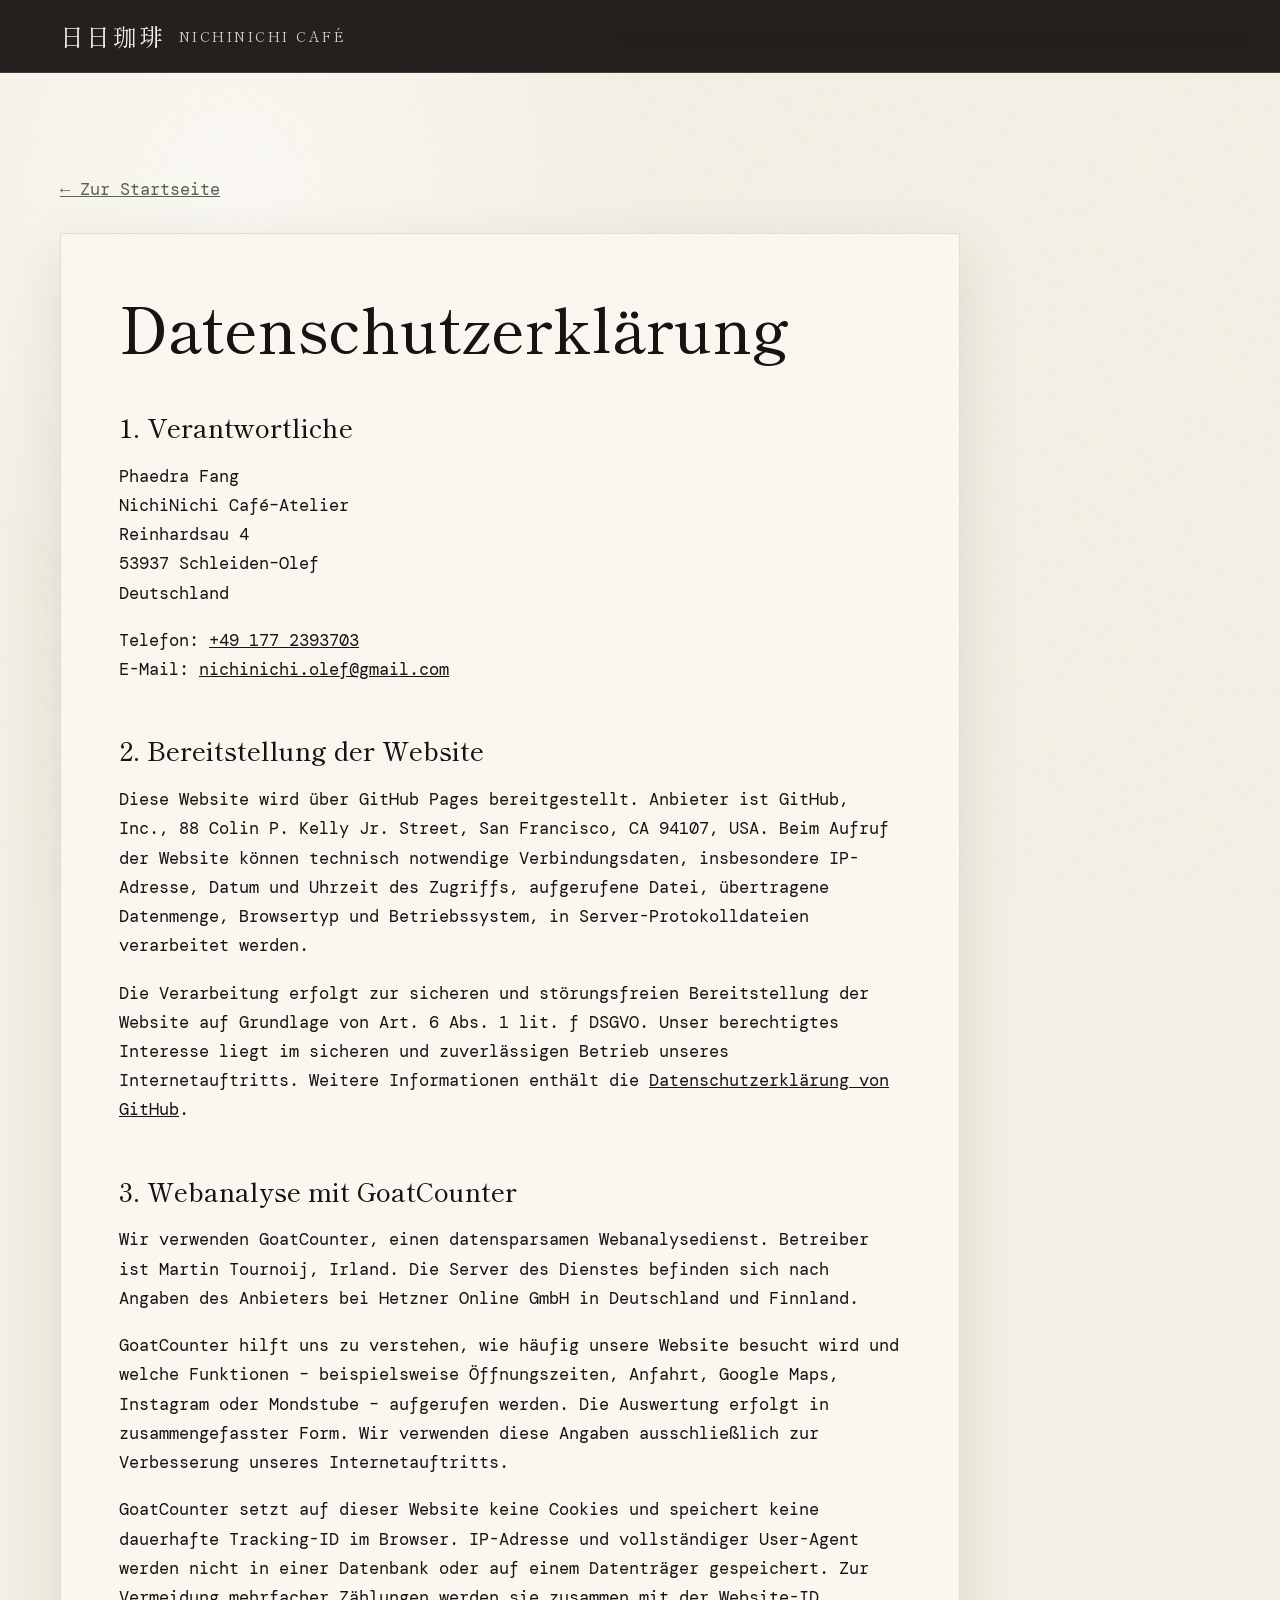
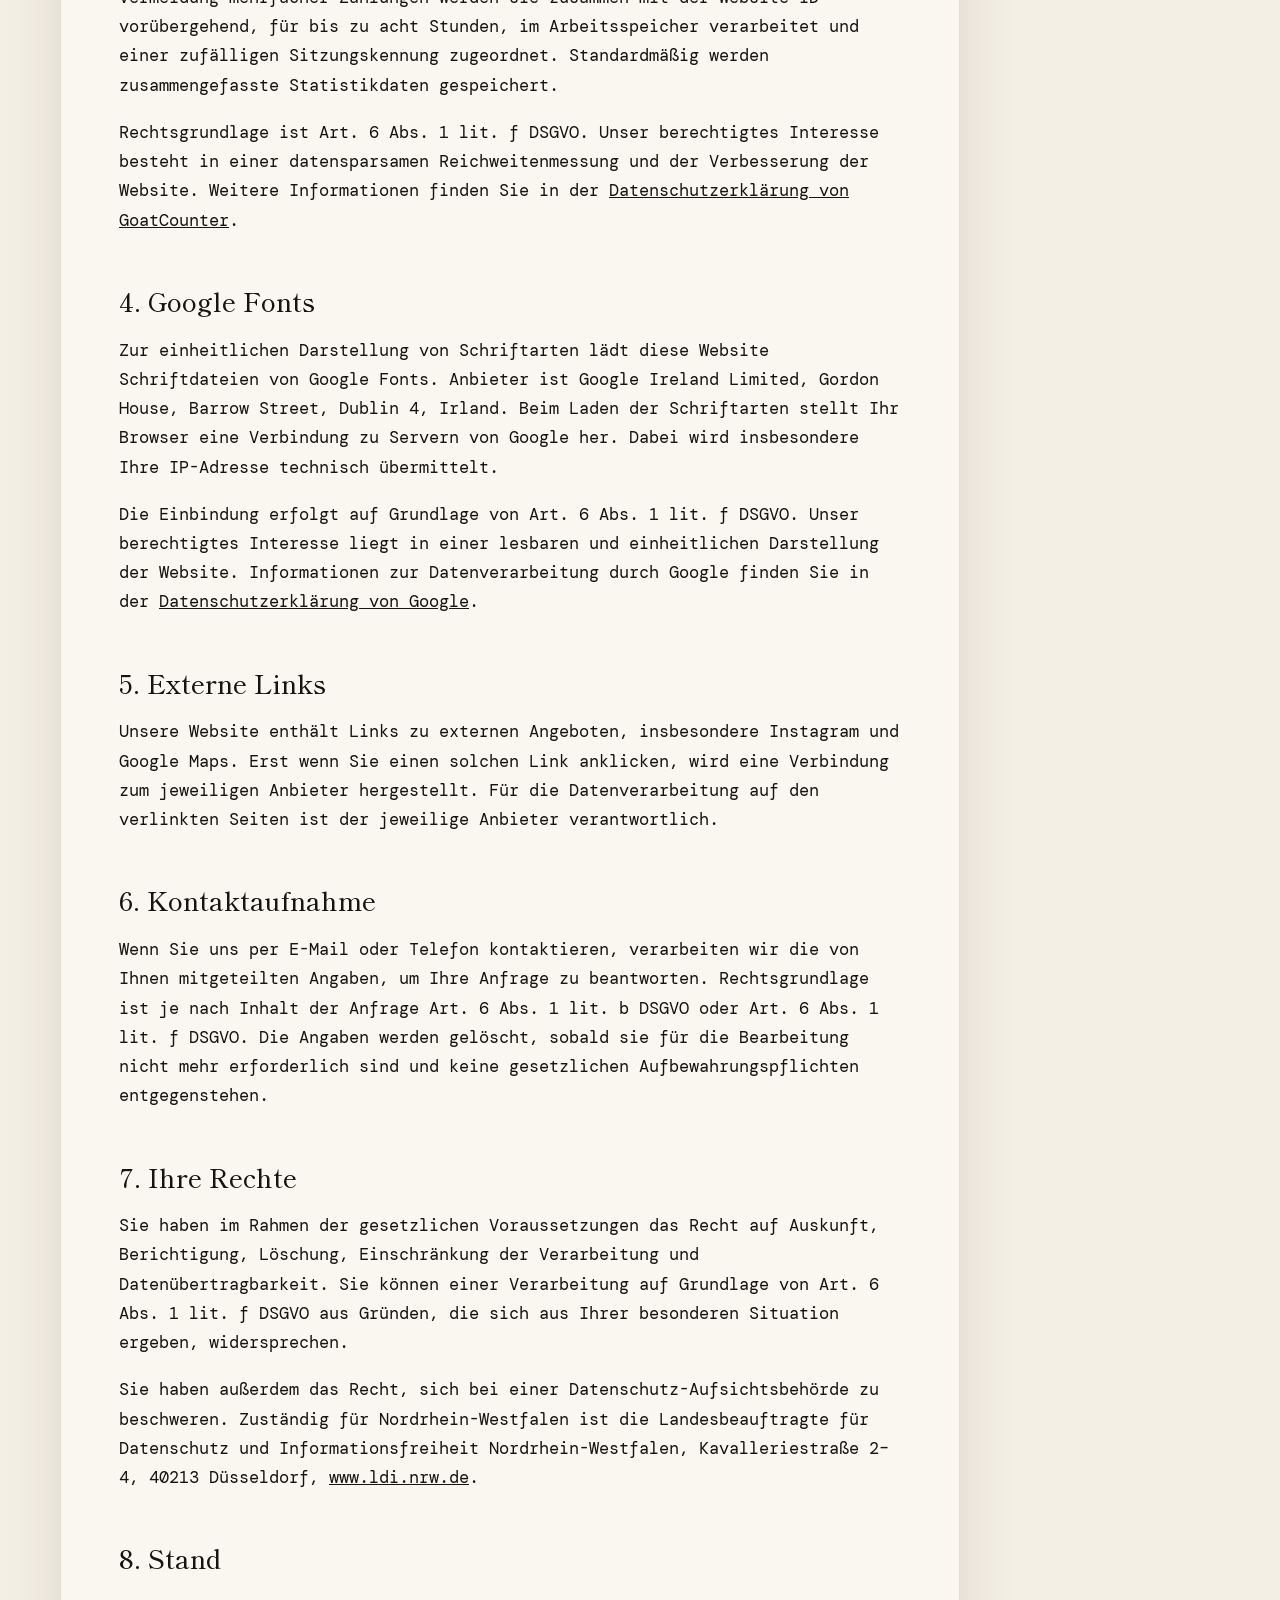
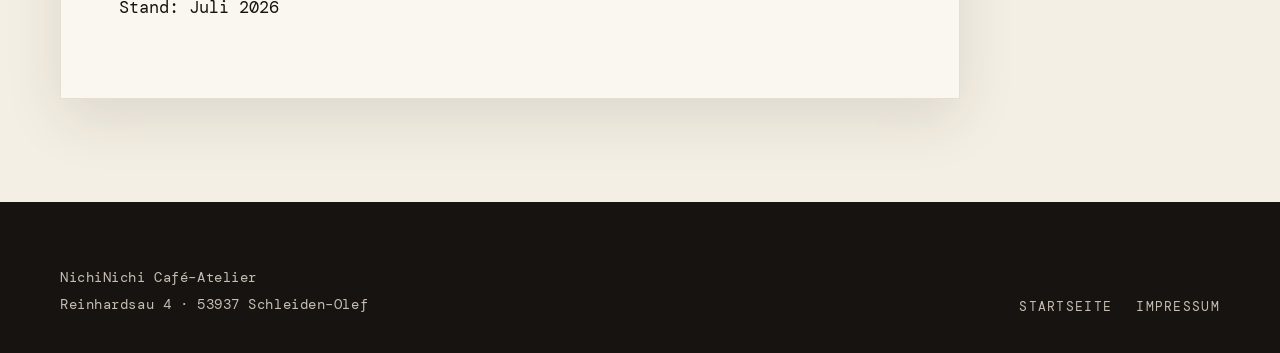
<file: datenschutz/index.html>
<!DOCTYPE html>
<html lang="de">
<head>
<meta charset="utf-8"/>
<meta content="width=device-width, initial-scale=1" name="viewport"/>
<title>Datenschutzerklärung · NichiNichi Café–Atelier</title>
<meta content="Datenschutzerklärung der Website des NichiNichi Café–Atelier." name="description"/>
<meta content="#738163" name="theme-color"/>
<link href="https://nichinichi-cafe.de/datenschutz/" rel="canonical"/>
<link href="https://fonts.googleapis.com" rel="preconnect"/>
<link crossorigin="" href="https://fonts.gstatic.com" rel="preconnect"/>
<link href="https://fonts.googleapis.com/css2?family=DM+Mono:wght@300;400;500&amp;family=Shippori+Mincho:wght@400;500;600&amp;display=swap" rel="stylesheet"/>
<link href="../assets/css/site.css?v=0.16" rel="stylesheet"/>
<style>
.legal-main{padding:clamp(56px,8vw,110px) 0}.legal-card{max-width:900px;padding:clamp(28px,5vw,58px);background:var(--cream);border:1px solid var(--paper-warm);box-shadow:var(--shadow)}.legal-card h1{margin:0 0 32px;font-family:"Shippori Mincho",serif;font-size:clamp(34px,6vw,62px);font-weight:500;line-height:1.12}.legal-card h2{margin:44px 0 12px;font-family:"Shippori Mincho",serif;font-size:26px;font-weight:500}.legal-card h3{margin:28px 0 8px;font-size:18px}.legal-card p,.legal-card ul{margin:0 0 18px}.legal-back{display:inline-block;margin-bottom:28px;color:var(--matcha-dark)}
</style>
</head>
<body>
<header class="site-header"><div class="site-header__inner shell"><a class="brand" href="../"><span aria-hidden="true" class="brand__kanji">日日珈琲</span><span class="brand__name">NichiNichi Café</span></a></div></header>
<main class="legal-main shell">
<a class="legal-back" href="../">← Zur Startseite</a>
<article class="legal-card">
<h1>Datenschutzerklärung</h1>

<h2>1. Verantwortliche</h2>
<p>Phaedra Fang<br/>NichiNichi Café–Atelier<br/>Reinhardsau 4<br/>53937 Schleiden–Olef<br/>Deutschland</p>
<p>Telefon: <a href="tel:+491772393703">+49 177 2393703</a><br/>E-Mail: <a href="mailto:nichinichi.olef@gmail.com">nichinichi.olef@gmail.com</a></p>

<h2>2. Bereitstellung der Website</h2>
<p>Diese Website wird über GitHub Pages bereitgestellt. Anbieter ist GitHub, Inc., 88 Colin P. Kelly Jr. Street, San Francisco, CA 94107, USA. Beim Aufruf der Website können technisch notwendige Verbindungsdaten, insbesondere IP-Adresse, Datum und Uhrzeit des Zugriffs, aufgerufene Datei, übertragene Datenmenge, Browsertyp und Betriebssystem, in Server-Protokolldateien verarbeitet werden.</p>
<p>Die Verarbeitung erfolgt zur sicheren und störungsfreien Bereitstellung der Website auf Grundlage von Art. 6 Abs. 1 lit. f DSGVO. Unser berechtigtes Interesse liegt im sicheren und zuverlässigen Betrieb unseres Internetauftritts. Weitere Informationen enthält die <a href="https://docs.github.com/de/site-policy/privacy-policies/github-general-privacy-statement" rel="noopener" target="_blank">Datenschutzerklärung von GitHub</a>.</p>

<h2>3. Webanalyse mit GoatCounter</h2>
<p>Wir verwenden GoatCounter, einen datensparsamen Webanalysedienst. Betreiber ist Martin Tournoij, Irland. Die Server des Dienstes befinden sich nach Angaben des Anbieters bei Hetzner Online GmbH in Deutschland und Finnland.</p>
<p>GoatCounter hilft uns zu verstehen, wie häufig unsere Website besucht wird und welche Funktionen – beispielsweise Öffnungszeiten, Anfahrt, Google Maps, Instagram oder Mondstube – aufgerufen werden. Die Auswertung erfolgt in zusammengefasster Form. Wir verwenden diese Angaben ausschließlich zur Verbesserung unseres Internetauftritts.</p>
<p>GoatCounter setzt auf dieser Website keine Cookies und speichert keine dauerhafte Tracking-ID im Browser. IP-Adresse und vollständiger User-Agent werden nicht in einer Datenbank oder auf einem Datenträger gespeichert. Zur Vermeidung mehrfacher Zählungen werden sie zusammen mit der Website-ID vorübergehend, für bis zu acht Stunden, im Arbeitsspeicher verarbeitet und einer zufälligen Sitzungskennung zugeordnet. Standardmäßig werden zusammengefasste Statistikdaten gespeichert.</p>
<p>Rechtsgrundlage ist Art. 6 Abs. 1 lit. f DSGVO. Unser berechtigtes Interesse besteht in einer datensparsamen Reichweitenmessung und der Verbesserung der Website. Weitere Informationen finden Sie in der <a href="https://www.goatcounter.com/help/privacy" rel="noopener" target="_blank">Datenschutzerklärung von GoatCounter</a>.</p>

<h2>4. Google Fonts</h2>
<p>Zur einheitlichen Darstellung von Schriftarten lädt diese Website Schriftdateien von Google Fonts. Anbieter ist Google Ireland Limited, Gordon House, Barrow Street, Dublin 4, Irland. Beim Laden der Schriftarten stellt Ihr Browser eine Verbindung zu Servern von Google her. Dabei wird insbesondere Ihre IP-Adresse technisch übermittelt.</p>
<p>Die Einbindung erfolgt auf Grundlage von Art. 6 Abs. 1 lit. f DSGVO. Unser berechtigtes Interesse liegt in einer lesbaren und einheitlichen Darstellung der Website. Informationen zur Datenverarbeitung durch Google finden Sie in der <a href="https://policies.google.com/privacy?hl=de" rel="noopener" target="_blank">Datenschutzerklärung von Google</a>.</p>

<h2>5. Externe Links</h2>
<p>Unsere Website enthält Links zu externen Angeboten, insbesondere Instagram und Google Maps. Erst wenn Sie einen solchen Link anklicken, wird eine Verbindung zum jeweiligen Anbieter hergestellt. Für die Datenverarbeitung auf den verlinkten Seiten ist der jeweilige Anbieter verantwortlich.</p>

<h2>6. Kontaktaufnahme</h2>
<p>Wenn Sie uns per E-Mail oder Telefon kontaktieren, verarbeiten wir die von Ihnen mitgeteilten Angaben, um Ihre Anfrage zu beantworten. Rechtsgrundlage ist je nach Inhalt der Anfrage Art. 6 Abs. 1 lit. b DSGVO oder Art. 6 Abs. 1 lit. f DSGVO. Die Angaben werden gelöscht, sobald sie für die Bearbeitung nicht mehr erforderlich sind und keine gesetzlichen Aufbewahrungspflichten entgegenstehen.</p>

<h2>7. Ihre Rechte</h2>
<p>Sie haben im Rahmen der gesetzlichen Voraussetzungen das Recht auf Auskunft, Berichtigung, Löschung, Einschränkung der Verarbeitung und Datenübertragbarkeit. Sie können einer Verarbeitung auf Grundlage von Art. 6 Abs. 1 lit. f DSGVO aus Gründen, die sich aus Ihrer besonderen Situation ergeben, widersprechen.</p>
<p>Sie haben außerdem das Recht, sich bei einer Datenschutz-Aufsichtsbehörde zu beschweren. Zuständig für Nordrhein-Westfalen ist die Landesbeauftragte für Datenschutz und Informationsfreiheit Nordrhein-Westfalen, Kavalleriestraße 2–4, 40213 Düsseldorf, <a href="https://www.ldi.nrw.de/" rel="noopener" target="_blank">www.ldi.nrw.de</a>.</p>

<h2>8. Stand</h2>
<p>Stand: Juli 2026</p>
</article>
</main>
<footer class="site-footer"><div class="shell site-footer__grid"><div><p>NichiNichi Café–Atelier</p><p>Reinhardsau 4 · 53937 Schleiden–Olef</p></div><div class="site-footer__links"><a href="../">Startseite</a><a href="../impressum/">Impressum</a></div></div></footer>
</body>
</html>
</file>
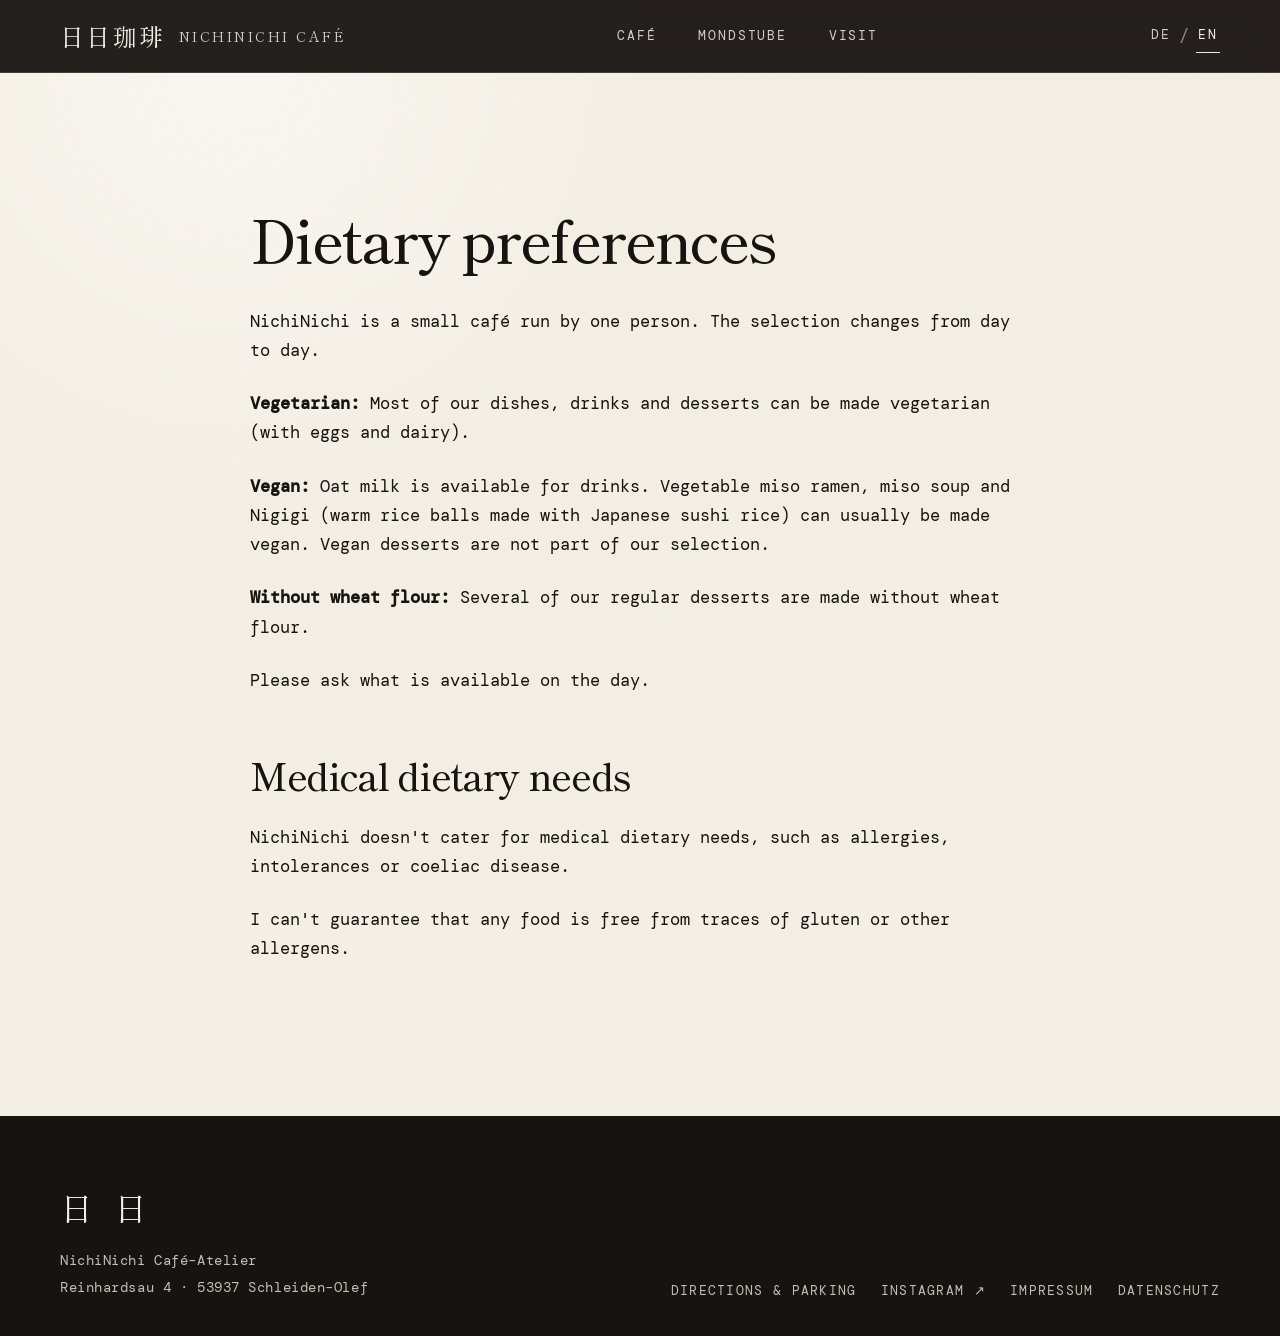
<file: ernaehrung/index.html>
<!DOCTYPE html>
<html lang="de">
<head>
<meta charset="utf-8"/>
<meta content="width=device-width, initial-scale=1" name="viewport"/>
<title>Ernährungswünsche / Dietary preferences · NichiNichi Café–Atelier</title>
<meta content="Ernährungswünsche / Dietary preferences · NichiNichi Café–Atelier" name="description"/>
<meta content="#738163" name="theme-color"/>
<link href="https://nichinichi-cafe.de/ernaehrung/" rel="canonical"/>
<meta content="website" property="og:type"/>
<meta content="https://nichinichi-cafe.de/ernaehrung/" property="og:url"/>
<meta content="Ernährungswünsche / Dietary preferences · NichiNichi Café–Atelier" property="og:title"/>
<link href="https://fonts.googleapis.com" rel="preconnect"/>
<link crossorigin="" href="https://fonts.gstatic.com" rel="preconnect"/>
<link href="https://fonts.googleapis.com/css2?family=DM+Mono:wght@300;400;500&amp;family=Shippori+Mincho:wght@400;500;600&amp;display=swap" rel="stylesheet"/>
<script>(function(){var u=navigator.userAgent||'';if(/Instagram|FBAN|FBAV|FB_IAB/i.test(u)){document.documentElement.classList.add('meta-inapp');}})();</script>
<link href="../assets/css/site.css?v=0.19" rel="stylesheet"/>
<script defer src="../assets/js/analytics.js?v=gc010"></script>
<script defer src="../assets/js/site.js?v=ow058"></script>
<script defer data-goatcounter="https://nichinichi-cafe.goatcounter.com/count" data-goatcounter-settings='{"no_onload":true}' src="https://gc.zgo.at/count.js"></script>
</head>
<body>
<a class="skip-link" href="#main"><span data-lang="de">Zum Inhalt</span><span data-lang="en" hidden>Skip to content</span></a>
<header class="site-header">
<div class="site-header__inner shell">
<a aria-label="NichiNichi Startseite" class="brand" data-aria-label-de="NichiNichi Startseite" data-aria-label-en="NichiNichi home" href="../">
<span aria-hidden="true" class="brand__kanji">日日珈琲</span>
<span class="brand__name">NichiNichi Café</span>
</a>
<nav aria-label="Hauptnavigation" class="site-nav" data-aria-label-de="Hauptnavigation" data-aria-label-en="Main navigation">
<a data-lang="de" href="../#cafe">Café</a>
<a data-lang="en" hidden="" href="../#cafe">Café</a>
<a href="../#mondstube">Mondstube</a>
<a data-lang="de" href="../#besuch">Besuch</a>
<a data-lang="en" hidden="" href="../#besuch">Visit</a>
</nav>
<div aria-label="Sprache wählen" class="language-switch" data-aria-label-de="Sprache wählen" data-aria-label-en="Choose language">
<button aria-pressed="true" class="language-button is-active" data-language="de" type="button">DE</button>
<span aria-hidden="true">/</span>
<button aria-pressed="false" class="language-button" data-language="en" type="button">EN</button>
</div>
</div>
</header>
<main class="section shell dietary-page" id="main">
<section aria-labelledby="dietary-heading">
<h1 id="dietary-heading"><span data-lang="de">Ernährungswünsche</span><span data-lang="en" hidden>Dietary preferences</span></h1>
<p><span data-lang="de">NichiNichi ist ein kleines Ein-Personen-Café. Das Angebot wechselt täglich.</span><span data-lang="en" hidden>NichiNichi is a small café run by one person. The selection changes from day to day.</span></p>
<p><span data-lang="de"><strong>Vegetarisch:</strong> Die meisten Gerichte, Getränke und Desserts können ovo-lacto-vegetarisch zubereitet werden.</span><span data-lang="en" hidden><strong>Vegetarian:</strong> Most of our dishes, drinks and desserts can be made vegetarian (with eggs and dairy).</span></p>
<p><span data-lang="de"><strong>Vegan:</strong> Hafermilch ist für Getränke verfügbar. Gemüse-Miso-Ramen, Miso-Suppe und Nigigi (warme Reisbällchen aus japanischem Sushireis) können meist vegan zubereitet werden. Vegane Desserts gehören nicht zu unserem Angebot.</span><span data-lang="en" hidden><strong>Vegan:</strong> Oat milk is available for drinks. Vegetable miso ramen, miso soup and Nigigi (warm rice balls made with Japanese sushi rice) can usually be made vegan. Vegan desserts are not part of our selection.</span></p>
<p><span data-lang="de"><strong>Ohne Weizenmehl:</strong> Einige unserer regulären Desserts werden ohne Weizenmehl zubereitet.</span><span data-lang="en" hidden><strong>Without wheat flour:</strong> Several of our regular desserts are made without wheat flour.</span></p>
<p><span data-lang="de">Frag gerne nach dem aktuellen Angebot.</span><span data-lang="en" hidden>Please ask what is available on the day.</span></p>
</section>
<section aria-labelledby="medical-heading">
<h2 id="medical-heading"><span data-lang="de">Medizinisch bedingte Ernährungsbedürfnisse</span><span data-lang="en" hidden>Medical dietary needs</span></h2>
<p><span data-lang="de">NichiNichi kann keine medizinisch bedingten Ernährungsbedürfnisse berücksichtigen, zum Beispiel Allergien, Unverträglichkeiten oder Zöliakie.</span><span data-lang="en" hidden>NichiNichi doesn't cater for medical dietary needs, such as allergies, intolerances or coeliac disease.</span></p>
<p><span data-lang="de">Ich kann nicht garantieren, dass Speisen frei von Spuren von Gluten oder anderen Allergenen sind.</span><span data-lang="en" hidden>I can't guarantee that any food is free from traces of gluten or other allergens.</span></p>
</section>
</main>
<footer class="site-footer">
<div class="shell site-footer__grid">
<div>
<p aria-hidden="true" class="site-footer__kanji">日 日</p>
<p>NichiNichi Café–Atelier</p>
<p>Reinhardsau 4 · 53937 Schleiden–Olef</p>
</div>
<div class="site-footer__links">
<a data-event="click-anfahrt" data-goatcounter-click="directions_click" data-goatcounter-title="Directions &amp; Parking" href="https://nichinichi-cafe.de/anfahrt/">
<span data-lang="de">Anfahrt &amp; Parken</span>
<span data-lang="en" hidden="">Directions &amp; parking</span>
</a>
<a data-event="click-instagram" data-goatcounter-click="instagram_click" data-goatcounter-title="Instagram" href="https://www.instagram.com/nichinichi_cafe_olef/" rel="noopener" target="_blank">Instagram ↗</a>
<a href="https://nichinichi-cafe.de/impressum/">Impressum</a>
<a href="https://nichinichi-cafe.de/datenschutz/">Datenschutz</a>
</div>
</div>
</footer>
</body>
</html>
</file>
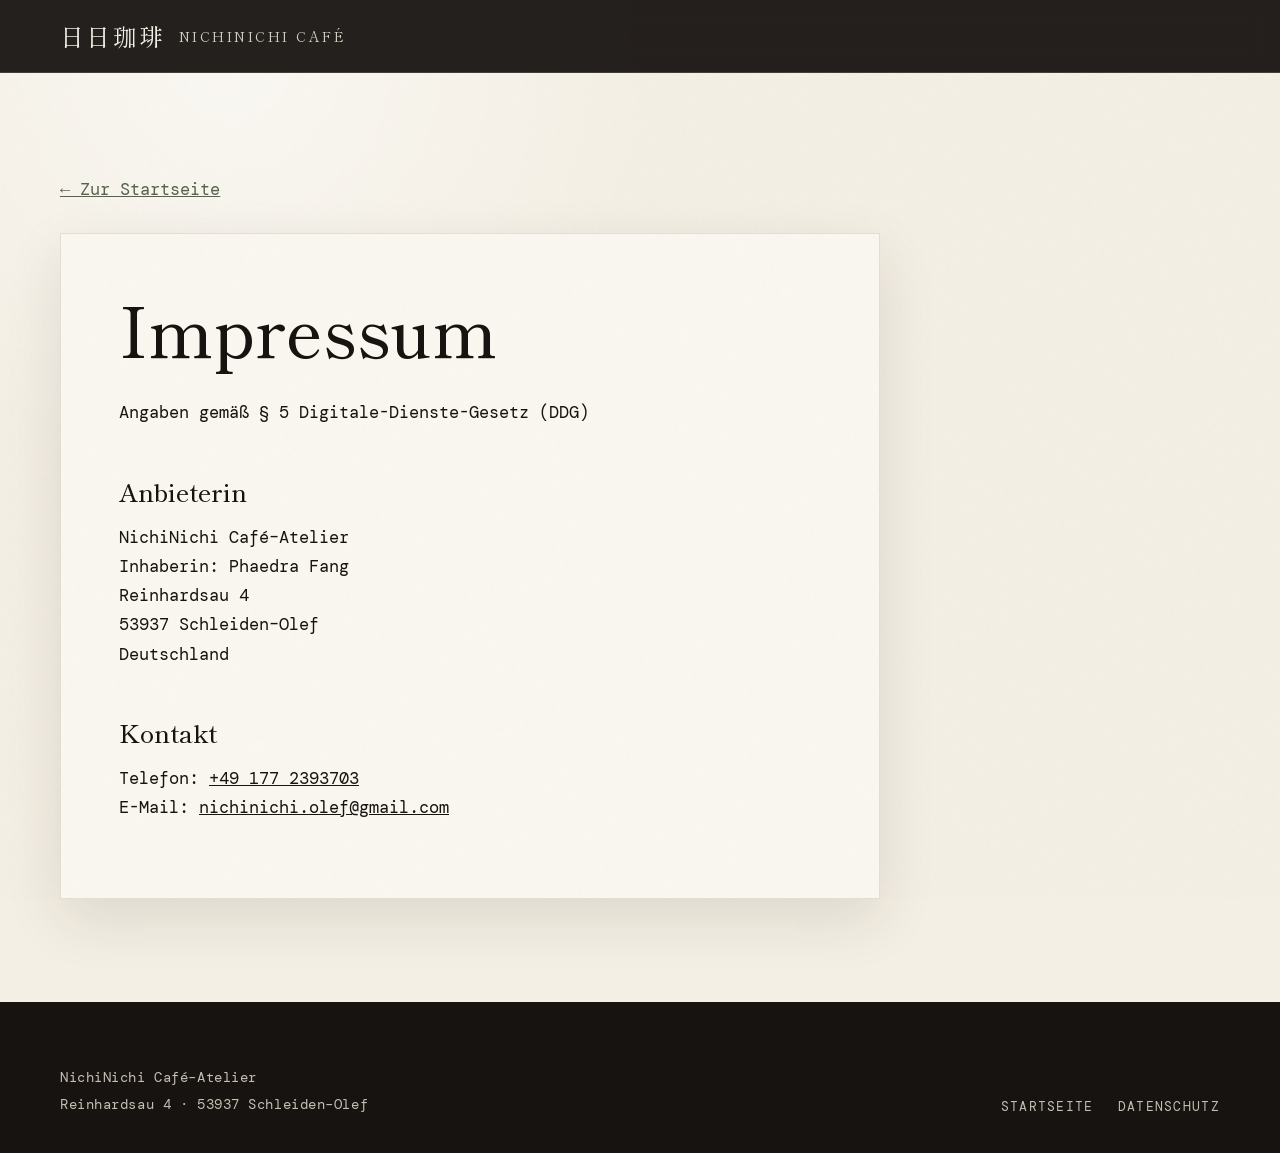
<file: impressum/index.html>
<!DOCTYPE html>
<html lang="de">
<head>
<meta charset="utf-8"/>
<meta content="width=device-width, initial-scale=1" name="viewport"/>
<title>Impressum · NichiNichi Café–Atelier</title>
<meta content="Impressum des NichiNichi Café–Atelier in Schleiden–Olef." name="description"/>
<meta content="#738163" name="theme-color"/>
<link href="https://nichinichi-cafe.de/impressum/" rel="canonical"/>
<link href="https://fonts.googleapis.com" rel="preconnect"/>
<link crossorigin="" href="https://fonts.gstatic.com" rel="preconnect"/>
<link href="https://fonts.googleapis.com/css2?family=DM+Mono:wght@300;400;500&amp;family=Shippori+Mincho:wght@400;500;600&amp;display=swap" rel="stylesheet"/>
<link href="../assets/css/site.css?v=0.16" rel="stylesheet"/>
<style>
.legal-main{padding:clamp(56px,8vw,110px) 0}.legal-card{max-width:820px;padding:clamp(28px,5vw,58px);background:var(--cream);border:1px solid var(--paper-warm);box-shadow:var(--shadow)}.legal-card h1{margin:0 0 32px;font-family:"Shippori Mincho",serif;font-size:clamp(38px,7vw,68px);font-weight:500;line-height:1.1}.legal-card h2{margin:42px 0 10px;font-family:"Shippori Mincho",serif;font-size:25px;font-weight:500}.legal-card p{margin:0 0 18px}.legal-back{display:inline-block;margin-bottom:28px;color:var(--matcha-dark)}
</style>
</head>
<body>
<header class="site-header"><div class="site-header__inner shell"><a class="brand" href="../"><span aria-hidden="true" class="brand__kanji">日日珈琲</span><span class="brand__name">NichiNichi Café</span></a></div></header>
<main class="legal-main shell">
<a class="legal-back" href="../">← Zur Startseite</a>
<article class="legal-card">
<h1>Impressum</h1>
<p>Angaben gemäß § 5 Digitale-Dienste-Gesetz (DDG)</p>
<h2>Anbieterin</h2>
<p>NichiNichi Café–Atelier<br/>Inhaberin: Phaedra Fang<br/>Reinhardsau 4<br/>53937 Schleiden–Olef<br/>Deutschland</p>
<h2>Kontakt</h2>
<p>Telefon: <a href="tel:+491772393703">+49 177 2393703</a><br/>E-Mail: <a href="mailto:nichinichi.olef@gmail.com">nichinichi.olef@gmail.com</a></p>
</article>
</main>
<footer class="site-footer"><div class="shell site-footer__grid"><div><p>NichiNichi Café–Atelier</p><p>Reinhardsau 4 · 53937 Schleiden–Olef</p></div><div class="site-footer__links"><a href="../">Startseite</a><a href="../datenschutz/">Datenschutz</a></div></div></footer>
</body>
</html>
</file>
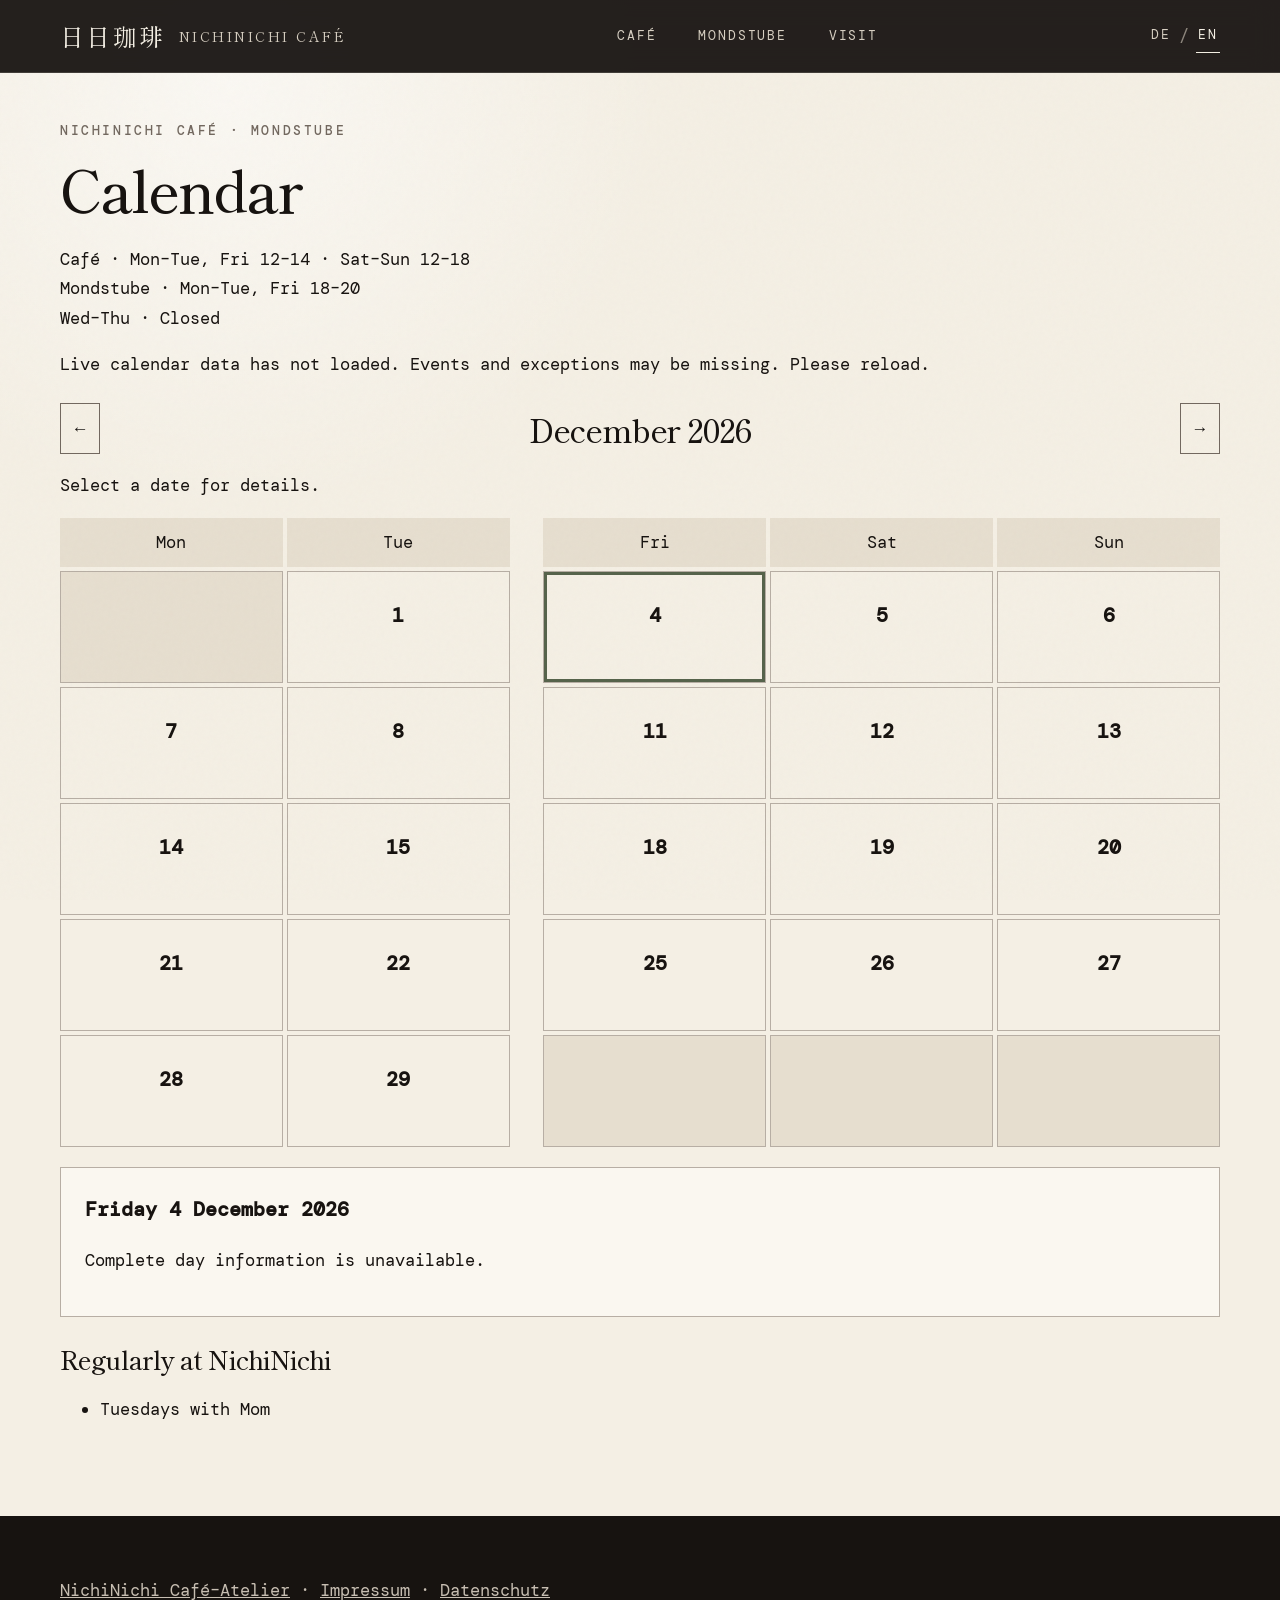
<file: kalender/index.html>
<!doctype html>
<html lang="de"><head><meta charset="utf-8"><meta name="viewport" content="width=device-width,initial-scale=1">
<link href="https://fonts.googleapis.com" rel="preconnect"/>
<link crossorigin="" href="https://fonts.gstatic.com" rel="preconnect"/>
<link href="https://fonts.googleapis.com/css2?family=DM+Mono:wght@300;400;500&amp;family=Libre+Baskerville:ital@0;1&amp;family=Shippori+Mincho:wght@400;500;600&amp;display=swap" rel="stylesheet"/>
<title>Kalender · NichiNichi Café</title><link rel="canonical" href="https://nichinichi-cafe.de/kalender/">
<link rel="stylesheet" href="/assets/css/site.css?v=task004-r042"><link rel="stylesheet" href="/assets/css/calendar.css?v=ow025">
<script defer src="/assets/js/site-data.js?v=ow058"></script><script defer src="/assets/js/calendar-data.js?v=ow058"></script>
<script defer src="../assets/js/analytics.js?v=gc010"></script>
<script defer src="../assets/js/site.js?v=ow058"></script>
<script defer data-goatcounter="https://nichinichi-cafe.goatcounter.com/count" data-goatcounter-settings='{"no_onload":true}' src="https://gc.zgo.at/count.js"></script><script defer src="/assets/js/calendar-export.js?v=ow060b"></script>
<script defer src="/assets/js/calendar.js?v=ow058"></script>
</head><body class="calendar-site"><a class="skip-link" href="#main"><span data-lang="de">Zum Inhalt</span><span data-lang="en" hidden>Skip to content</span></a><header class="site-header">
<div class="site-header__inner shell">
<a aria-label="NichiNichi Startseite" class="brand" data-aria-label-de="NichiNichi Startseite" data-aria-label-en="NichiNichi home" href="/">
<span aria-hidden="true" class="brand__kanji">日日珈琲</span>
<span class="brand__name">NichiNichi Café</span>
</a>
<nav aria-label="Hauptnavigation" class="site-nav" data-aria-label-de="Hauptnavigation" data-aria-label-en="Main navigation">
<a data-lang="de" href="/#cafe">Café</a>
<a data-lang="en" hidden="" href="/#cafe">Café</a>
<a href="/#mondstube">Mondstube</a>
<a data-lang="de" href="/#besuch">Besuch</a>
<a data-lang="en" hidden="" href="/#besuch">Visit</a>
</nav>
<div aria-label="Sprache wählen" class="language-switch" data-aria-label-de="Sprache wählen" data-aria-label-en="Choose language">
<button aria-pressed="true" class="language-button is-active" data-language="de" type="button">DE</button>
<span aria-hidden="true">/</span>
<button aria-pressed="false" class="language-button" data-language="en" type="button">EN</button>
</div>
</div>
</header>
<main class="shell calendar-page" id="main">
<p class="section-kicker">NichiNichi Café · Mondstube</p>
<h1><span data-lang="de">Kalender</span><span data-lang="en" hidden>Calendar</span></h1>
<div class="calendar-hours" id="calendar-hours"></div>
<p class="calendar-message" id="calendar-message" role="status"></p>
<div class="calendar-toolbar"><button id="calendar-prev" type="button" aria-label="Vorheriger Monat" data-aria-label-de="Vorheriger Monat" data-aria-label-en="Previous month">←</button><h2 id="calendar-month" aria-live="polite"></h2><button id="calendar-next" type="button" aria-label="Nächster Monat" data-aria-label-de="Nächster Monat" data-aria-label-en="Next month">→</button></div>
<p><span data-lang="de">Für Details ein Datum auswählen.</span><span data-lang="en" hidden>Select a date for details.</span></p>
<div class="calendar-grid" id="calendar-grid" role="group" aria-label="Kalender" data-aria-label-de="Kalender" data-aria-label-en="Calendar"></div>
<div class="calendar-special-openings" id="calendar-special-openings"></div>
<section class="calendar-detail" id="calendar-detail" aria-live="polite"></section>
<section class="calendar-weekly"><h2><span data-lang="de">Regelmäßig bei NichiNichi</span><span data-lang="en" hidden>Regularly at NichiNichi</span></h2><ul id="calendar-weekly"></ul></section>
<section id="calendar-export-tools" hidden>
<div class="calendar-export"><button id="export-ig" type="button" disabled><span data-lang="de">IG-Bild herunterladen</span><span data-lang="en" hidden>Download IG image</span></button><button id="export-a4" type="button" disabled><span data-lang="de">A4-Bild herunterladen</span><span data-lang="en" hidden>Download A4 image</span></button></div>
<label for="calendar-caption"><span data-lang="de">Begleittext für Instagram</span><span data-lang="en" hidden>Instagram caption</span></label><textarea class="calendar-caption" id="calendar-caption" readonly></textarea>
</section>
</main><footer class="site-footer"><div class="shell"><a href="/">NichiNichi Café–Atelier</a> · <a href="/impressum/">Impressum</a> · <a href="/datenschutz/">Datenschutz</a></div></footer></body></html>
</file>
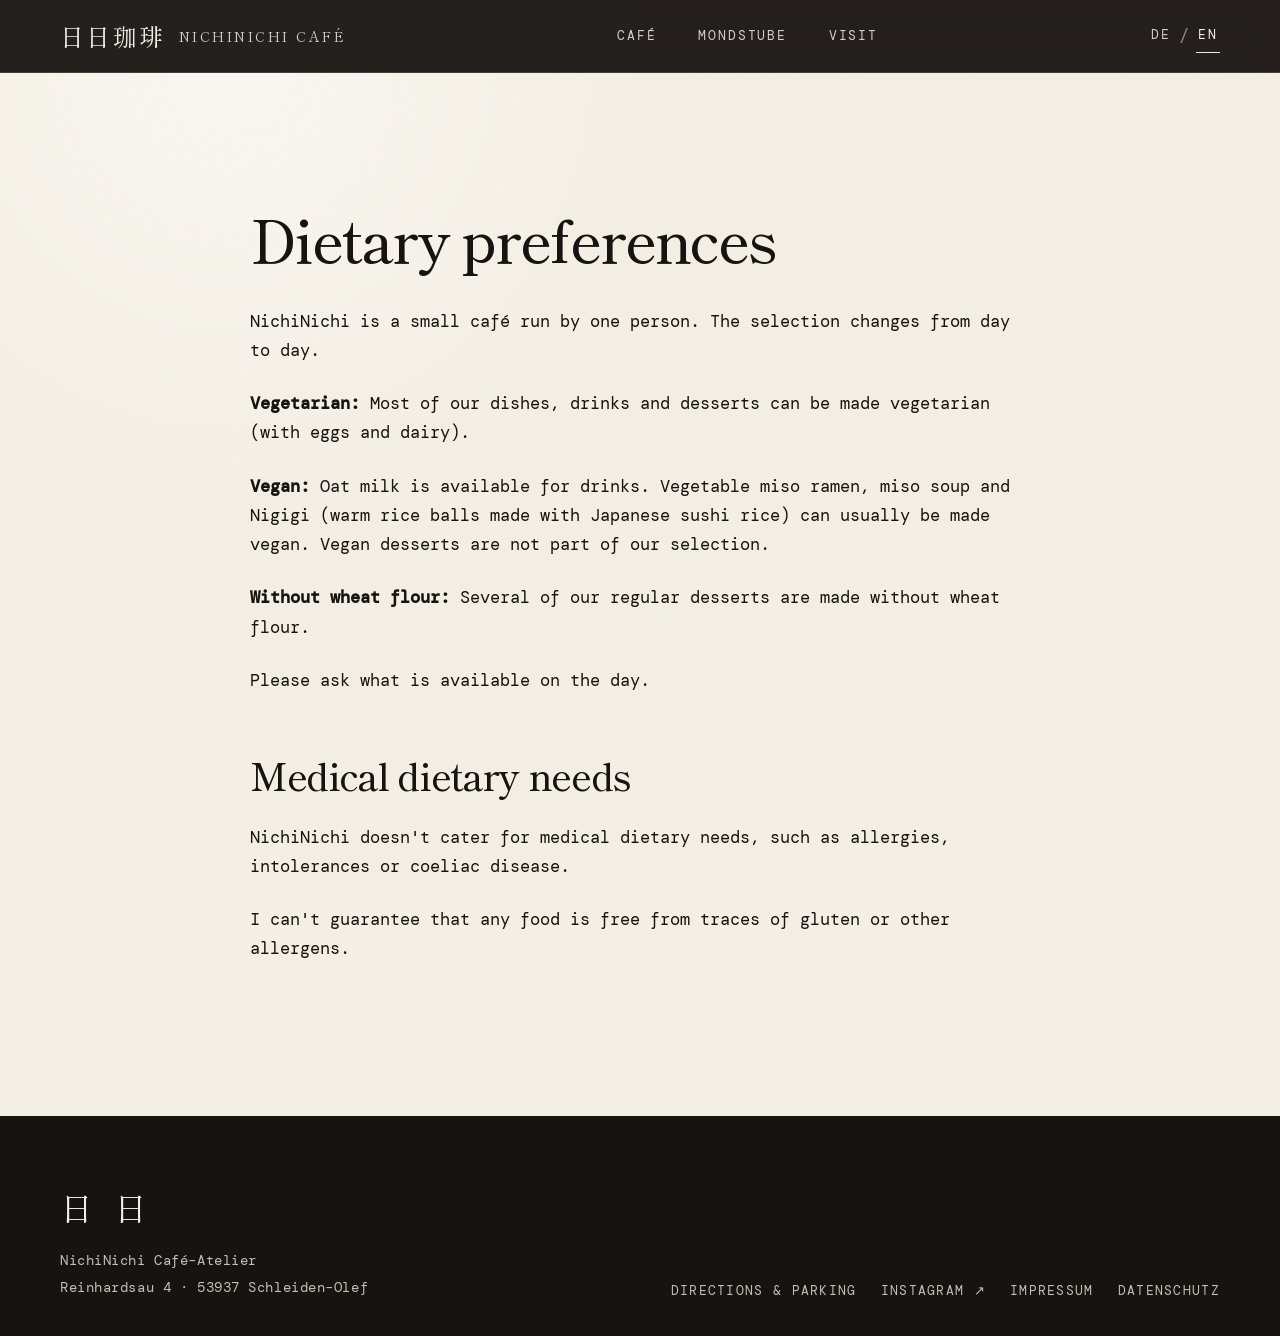
<file: en/ernaehrung/index.html>
<!doctype html>
<html lang="en">
<meta charset="utf-8">
<meta name="viewport" content="width=device-width, initial-scale=1">
<meta name="robots" content="noindex,follow">
<title>Continue to NichiNichi Café</title>
<link rel="canonical" href="/ernaehrung/">
<script>
// Compatibility entrance for existing GoatCounter English report links.
// No analytics here: only the destination page records the observation.
try { localStorage.setItem('nichinichi-language', 'en'); } catch (_) {}
location.replace('/ernaehrung/' + location.search + location.hash);
</script>
<p><a href="/ernaehrung/">Continue to NichiNichi Café</a>. Select EN if your browser cannot save the language preference.</p>
</html>
</file>
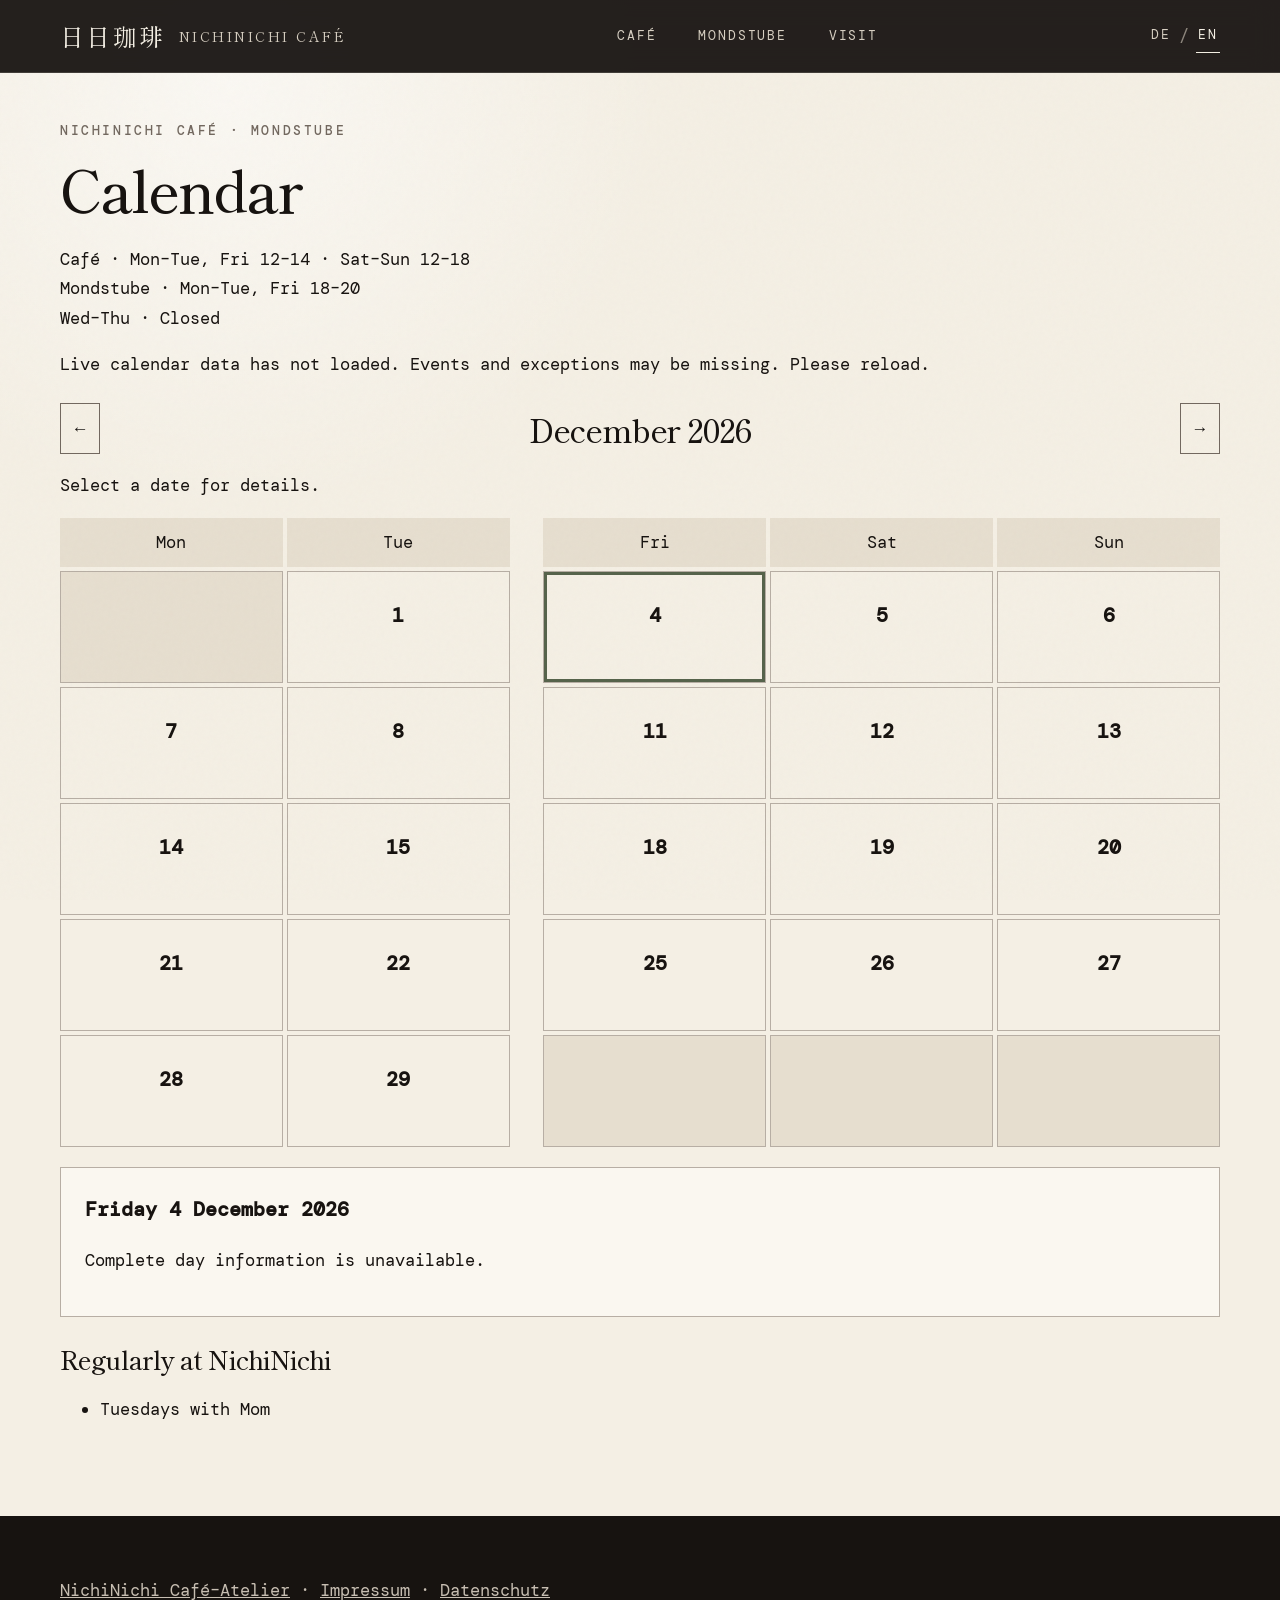
<file: en/kalender/index.html>
<!doctype html>
<html lang="en">
<meta charset="utf-8">
<meta name="viewport" content="width=device-width, initial-scale=1">
<meta name="robots" content="noindex,follow">
<title>Continue to NichiNichi Café</title>
<link rel="canonical" href="/kalender/">
<script>
// Compatibility entrance for existing GoatCounter English report links.
// No analytics here: only the destination page records the observation.
try { localStorage.setItem('nichinichi-language', 'en'); } catch (_) {}
location.replace('/kalender/' + location.search + location.hash);
</script>
<p><a href="/kalender/">Continue to NichiNichi Café</a>. Select EN if your browser cannot save the language preference.</p>
</html>
</file>
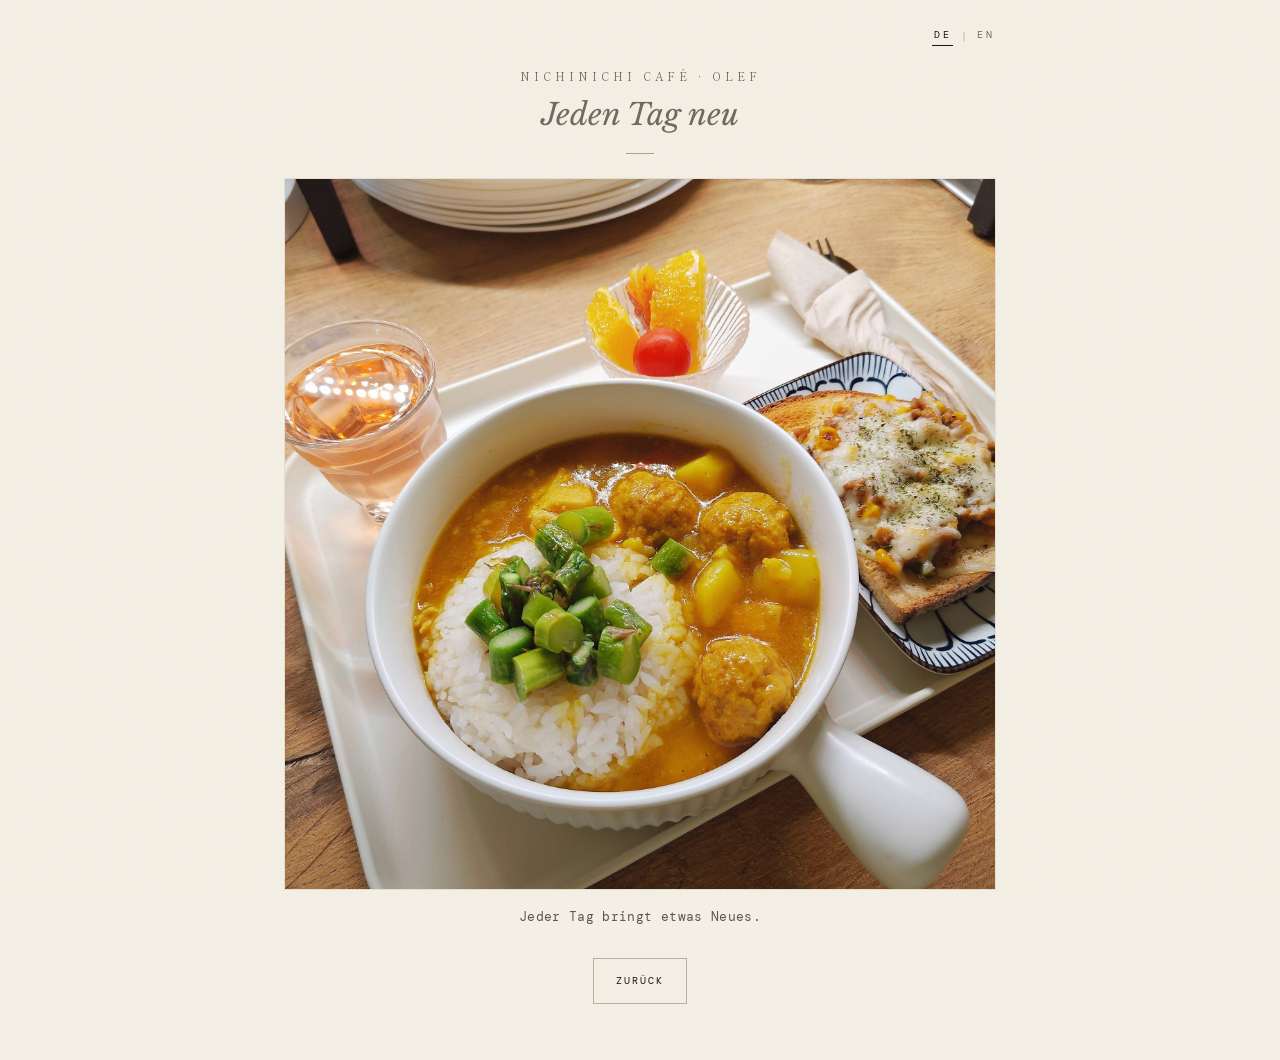
<file: jeden-tag-neu.html>
<!DOCTYPE html>
<html lang="de">
<head>
<meta charset="UTF-8">
<meta name="viewport" content="width=device-width, initial-scale=1.0">
<title>Jeden Tag neu · NichiNichi Café</title>
<link rel="canonical" href="https://nichinichi-cafe.de/jeden-tag-neu.html">
<link href="https://fonts.googleapis.com/css2?family=Shippori+Mincho:wght@400;500;600&family=DM+Mono:wght@300;400&family=Libre+Baskerville:ital@1&display=swap" rel="stylesheet">
<style>
  :root {
    --ink: #171310;
    --paper: #f4efe4;
    --paper-warm: #e6decf;
    --stone: #72685f;
    --matcha: #738163;
    --cream: #faf7f0;
  }
  * { box-sizing: border-box; margin: 0; padding: 0; }
  html, body {
    min-height: 100%;
    background: var(--paper);
    color: var(--ink);
    font-family: 'DM Mono', monospace;
  }
  body::before {
    content: '';
    position: fixed;
    inset: 0;
    background-image: url("data:image/svg+xml,%3Csvg viewBox='0 0 512 512' xmlns='http://www.w3.org/2000/svg'%3E%3Cfilter id='n'%3E%3CfeTurbulence type='fractalNoise' baseFrequency='0.75' numOctaves='4' stitchTiles='stitch'/%3E%3C/filter%3E%3Crect width='100%25' height='100%25' filter='url(%23n)' opacity='0.025'/%3E%3C/svg%3E");
    pointer-events: none;
    z-index: 999;
  }
  .main {
    max-width: 760px;
    margin: 0 auto;
    padding: 24px 24px 56px;
    text-align: center;
    position: relative;
  }
  .lang-switch {
    display: flex;
    justify-content: flex-end;
    align-items: center;
    gap: 8px;
    margin-bottom: 22px;
  }
  .lang-btn {
    background: transparent;
    border: none;
    color: var(--stone);
    cursor: pointer;
    font: inherit;
    font-size: 10px;
    letter-spacing: 2.5px;
    text-transform: uppercase;
    padding: 4px 2px;
    border-bottom: 1px solid transparent;
  }
  .lang-btn.active { color: var(--ink); border-bottom-color: var(--ink); }
  .lang-divider { color: #b7aea4; font-size: 10px; }

  .name {
    font-family: 'Shippori Mincho', serif;
    font-size: 11px;
    letter-spacing: 4px;
    text-transform: uppercase;
    color: var(--stone);
    margin-bottom: 8px;
  }
  .page-title {
    font-family: 'Libre Baskerville', Georgia, serif;
    font-style: italic;
    font-size: clamp(22px, 4.8vw, 30px);
    color: var(--stone);
    line-height: 1.55;
    margin-bottom: 14px;
  }
  .divider {
    width: 28px;
    height: 1px;
    background: #9daa8f;
    margin: 0 auto 24px;
  }
  .moment-photo {
    width: 100%;
    display: block;
    border: 1px solid var(--paper-warm);
    margin-bottom: 14px;
    background: var(--cream);
  }
  .text {
    max-width: 34rem;
    margin: 0 auto 28px;
    font-size: 13px;
    letter-spacing: 0.35px;
    line-height: 2;
    color: #5f564e;
  }
  .back-link {
    display: inline-flex;
    align-items: center;
    justify-content: center;
    padding: 13px 22px;
    min-height: 46px;
    font-family: 'DM Mono', monospace;
    font-size: 10px;
    letter-spacing: 2px;
    text-transform: uppercase;
    text-decoration: none;
    color: var(--ink);
    border: 1px solid #b7aea4;
    background: transparent;
  }
  .back-link:hover { border-color: var(--ink); }
  @media (max-width: 600px) {
    .main { padding: 18px 18px 40px; }
    .name { font-size: 10px; letter-spacing: 3.5px; }
    .page-title { font-size: clamp(20px, 6vw, 26px); margin-bottom: 12px; }
    .text { font-size: 14px; line-height: 1.9; }
    .back-link { width: 100%; font-size: 11px; }
  }
</style>
<link rel="stylesheet" href="assets/css/cupcake.css?v=cupcake-layout2">
<script defer src="assets/js/cupcake-metrics.js?v=cupcake-v1"></script>
<script defer src="assets/js/cupcake.js?v=cupcake-layout2" data-api="https://nichinichi-status.fangphaedra.workers.dev"></script>
</head>
<body>
<main class="main">
  <div class="lang-switch" aria-label="Sprache wählen">
    <button type="button" class="lang-btn active" data-lang-btn="de">DE</button>
    <span class="lang-divider">|</span>
    <button type="button" class="lang-btn" data-lang-btn="en">EN</button>
  </div>

  <p class="name">NichiNichi Café · Olef</p>
  <p class="page-title" data-de="Jeden Tag neu" data-en="Different every day">Jeden Tag neu</p>
  <div class="divider"></div>

  <img class="moment-photo" src="jeden_tag_neu.jpg" alt="Jeden Tag neu">

  <section class="text" data-de="Jeder Tag bringt etwas Neues." data-en="Each day brings something new.">
    Jeder Tag bringt etwas Neues.
  </section>

  <a href="index.html" class="back-link" data-de="Zurück" data-en="Back">Zurück</a>
</main>

<script>
  const htmlEl = document.documentElement;
  const buttons = document.querySelectorAll('[data-lang-btn]');
  const translatable = document.querySelectorAll('[data-de][data-en]');

  function setLanguage(lang) {
    htmlEl.lang = lang;
    translatable.forEach((el) => {
      const val = el.dataset[lang];
      if (typeof val !== 'undefined') el.innerHTML = val;
    });
    buttons.forEach((btn) => {
      btn.classList.toggle('active', btn.dataset.langBtn === lang);
    });
    const url = new URL(window.location.href);
    if (lang === 'en') url.searchParams.set('lang', 'en');
    else url.searchParams.delete('lang');
    history.replaceState({}, '', url);
  }

  buttons.forEach((btn) => btn.addEventListener('click', () => setLanguage(btn.dataset.langBtn)));
  const params = new URLSearchParams(window.location.search);
  setLanguage(params.get('lang') === 'en' ? 'en' : 'de');
</script>
</body>
</html>
</file>
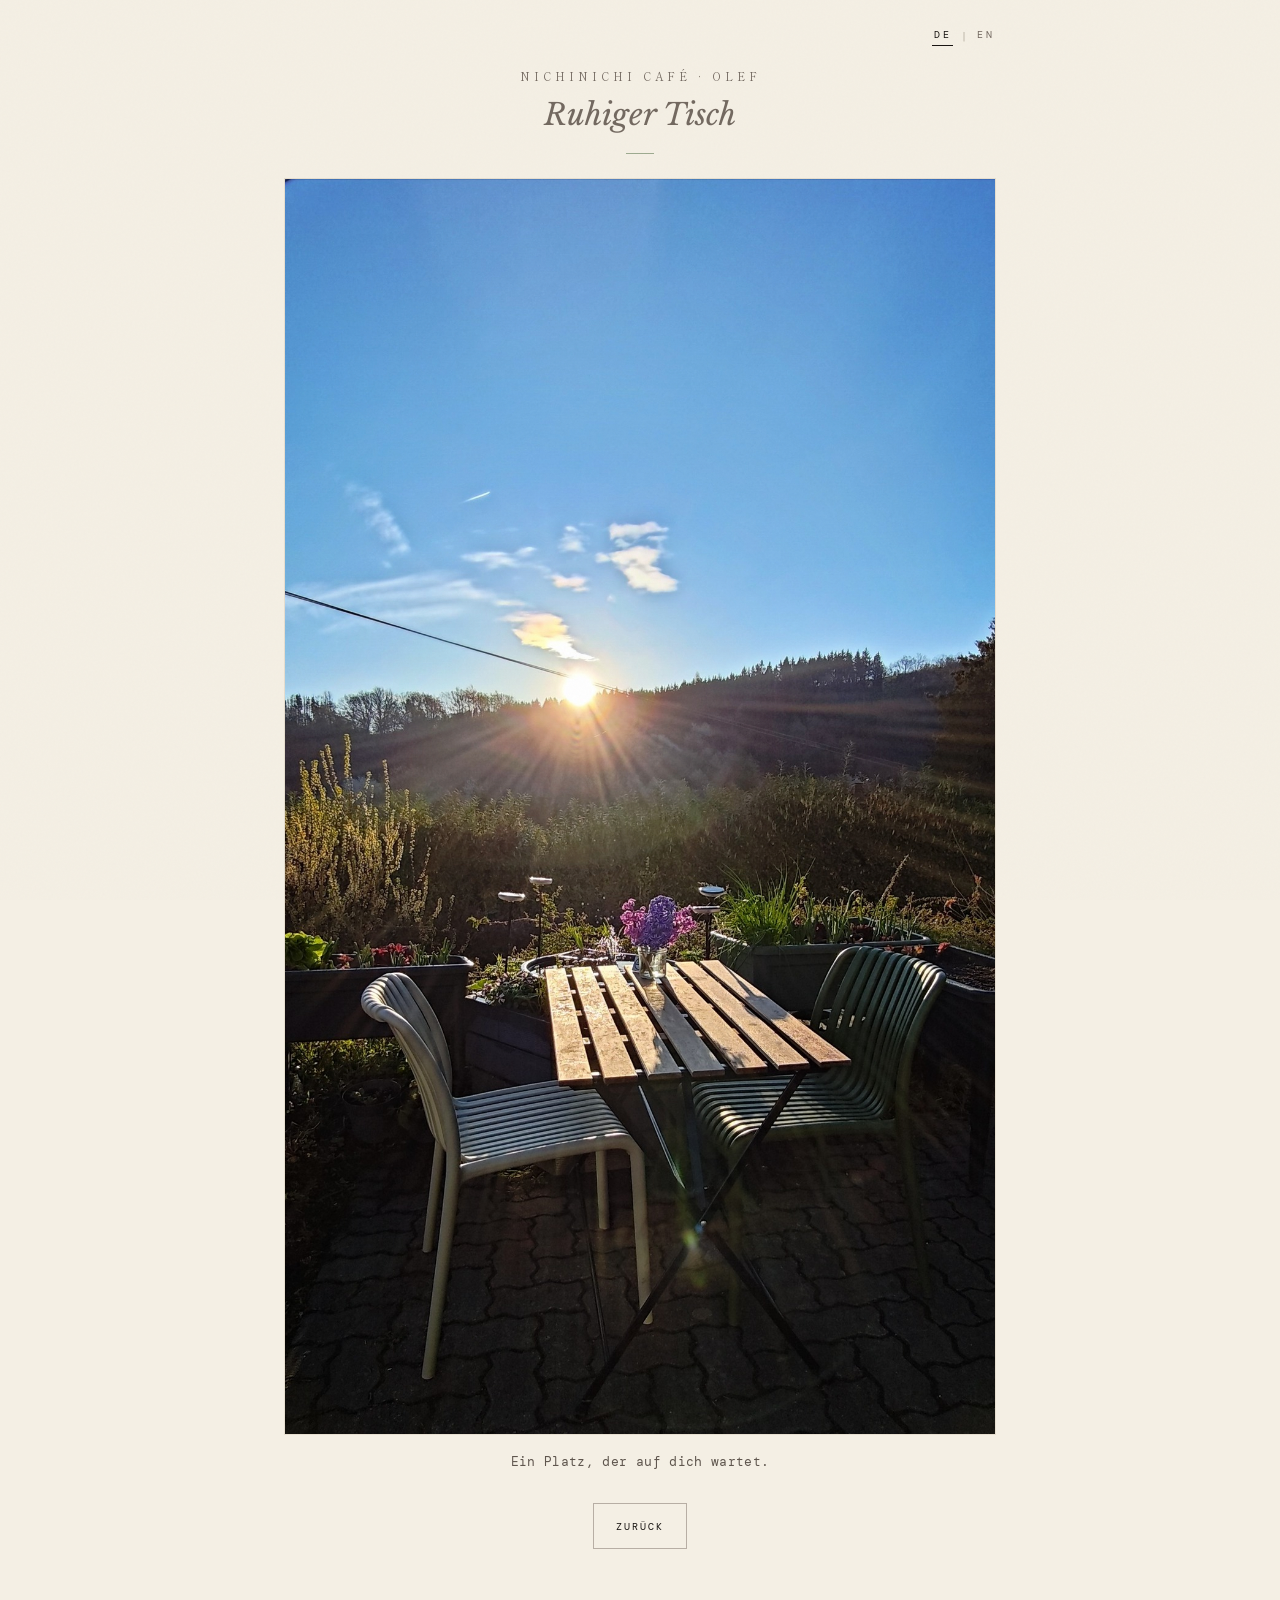
<file: ruhiger-tisch.html>
<!DOCTYPE html>
<html lang="de">
<head>
<meta charset="UTF-8">
<meta name="viewport" content="width=device-width, initial-scale=1.0">
<title>Ruhiger Tisch · NichiNichi Café</title>
<link href="https://fonts.googleapis.com/css2?family=Shippori+Mincho:wght@400;500;600&family=DM+Mono:wght@300;400&family=Libre+Baskerville:ital@1&display=swap" rel="stylesheet">
<style>
  :root {
    --ink: #171310;
    --paper: #f4efe4;
    --paper-warm: #e6decf;
    --stone: #72685f;
    --matcha: #738163;
    --cream: #faf7f0;
  }
  * { box-sizing: border-box; margin: 0; padding: 0; }
  html, body {
    min-height: 100%;
    background: var(--paper);
    color: var(--ink);
    font-family: 'DM Mono', monospace;
  }
  body::before {
    content: '';
    position: fixed;
    inset: 0;
    background-image: url("data:image/svg+xml,%3Csvg viewBox='0 0 512 512' xmlns='http://www.w3.org/2000/svg'%3E%3Cfilter id='n'%3E%3CfeTurbulence type='fractalNoise' baseFrequency='0.75' numOctaves='4' stitchTiles='stitch'/%3E%3C/filter%3E%3Crect width='100%25' height='100%25' filter='url(%23n)' opacity='0.025'/%3E%3C/svg%3E");
    pointer-events: none;
    z-index: 999;
  }
  .main {
    max-width: 760px;
    margin: 0 auto;
    padding: 24px 24px 56px;
    text-align: center;
    position: relative;
  }
  .lang-switch {
    display: flex;
    justify-content: flex-end;
    align-items: center;
    gap: 8px;
    margin-bottom: 22px;
  }
  .lang-btn {
    background: transparent;
    border: none;
    color: var(--stone);
    cursor: pointer;
    font: inherit;
    font-size: 10px;
    letter-spacing: 2.5px;
    text-transform: uppercase;
    padding: 4px 2px;
    border-bottom: 1px solid transparent;
  }
  .lang-btn.active { color: var(--ink); border-bottom-color: var(--ink); }
  .lang-divider { color: #b7aea4; font-size: 10px; }

  .name {
    font-family: 'Shippori Mincho', serif;
    font-size: 11px;
    letter-spacing: 4px;
    text-transform: uppercase;
    color: var(--stone);
    margin-bottom: 8px;
  }
  .page-title {
    font-family: 'Libre Baskerville', Georgia, serif;
    font-style: italic;
    font-size: clamp(22px, 4.8vw, 30px);
    color: var(--stone);
    line-height: 1.55;
    margin-bottom: 14px;
  }
  .divider {
    width: 28px;
    height: 1px;
    background: #9daa8f;
    margin: 0 auto 24px;
  }
  .moment-photo {
    width: 100%;
    display: block;
    border: 1px solid var(--paper-warm);
    margin-bottom: 14px;
    background: var(--cream);
  }
  .text {
    max-width: 34rem;
    margin: 0 auto 28px;
    font-size: 13px;
    letter-spacing: 0.35px;
    line-height: 2;
    color: #5f564e;
  }
  .back-link {
    display: inline-flex;
    align-items: center;
    justify-content: center;
    padding: 13px 22px;
    min-height: 46px;
    font-family: 'DM Mono', monospace;
    font-size: 10px;
    letter-spacing: 2px;
    text-transform: uppercase;
    text-decoration: none;
    color: var(--ink);
    border: 1px solid #b7aea4;
    background: transparent;
  }
  .back-link:hover { border-color: var(--ink); }
  @media (max-width: 600px) {
    .main { padding: 18px 18px 40px; }
    .name { font-size: 10px; letter-spacing: 3.5px; }
    .page-title { font-size: clamp(20px, 6vw, 26px); margin-bottom: 12px; }
    .text { font-size: 14px; line-height: 1.9; }
    .back-link { width: 100%; font-size: 11px; }
  }
</style>
</head>
<body>
<main class="main">
  <div class="lang-switch" aria-label="Sprache wählen">
    <button type="button" class="lang-btn active" data-lang-btn="de">DE</button>
    <span class="lang-divider">|</span>
    <button type="button" class="lang-btn" data-lang-btn="en">EN</button>
  </div>

  <p class="name">NichiNichi Café · Olef</p>
  <p class="page-title" data-de="Ruhiger Tisch" data-en="Quiet table">Ruhiger Tisch</p>
  <div class="divider"></div>

  <img class="moment-photo" src="ruhiger_tisch.jpg" alt="Ruhiger Tisch">

  <section class="text" data-de="Ein Platz, der auf dich wartet." data-en="A place waiting quietly for you.">
    Ein Platz, der auf dich wartet.
  </section>

  <a href="index.html" class="back-link" data-de="Zurück" data-en="Back">Zurück</a>
</main>

<script>
  const htmlEl = document.documentElement;
  const buttons = document.querySelectorAll('[data-lang-btn]');
  const translatable = document.querySelectorAll('[data-de][data-en]');

  function setLanguage(lang) {
    htmlEl.lang = lang;
    translatable.forEach((el) => {
      const val = el.dataset[lang];
      if (typeof val !== 'undefined') el.innerHTML = val;
    });
    buttons.forEach((btn) => {
      btn.classList.toggle('active', btn.dataset.langBtn === lang);
    });
    const url = new URL(window.location.href);
    if (lang === 'en') url.searchParams.set('lang', 'en');
    else url.searchParams.delete('lang');
    history.replaceState({}, '', url);
  }

  buttons.forEach((btn) => btn.addEventListener('click', () => setLanguage(btn.dataset.langBtn)));
  const params = new URLSearchParams(window.location.search);
  setLanguage(params.get('lang') === 'en' ? 'en' : 'de');
</script>
</body>
</html>
</file>
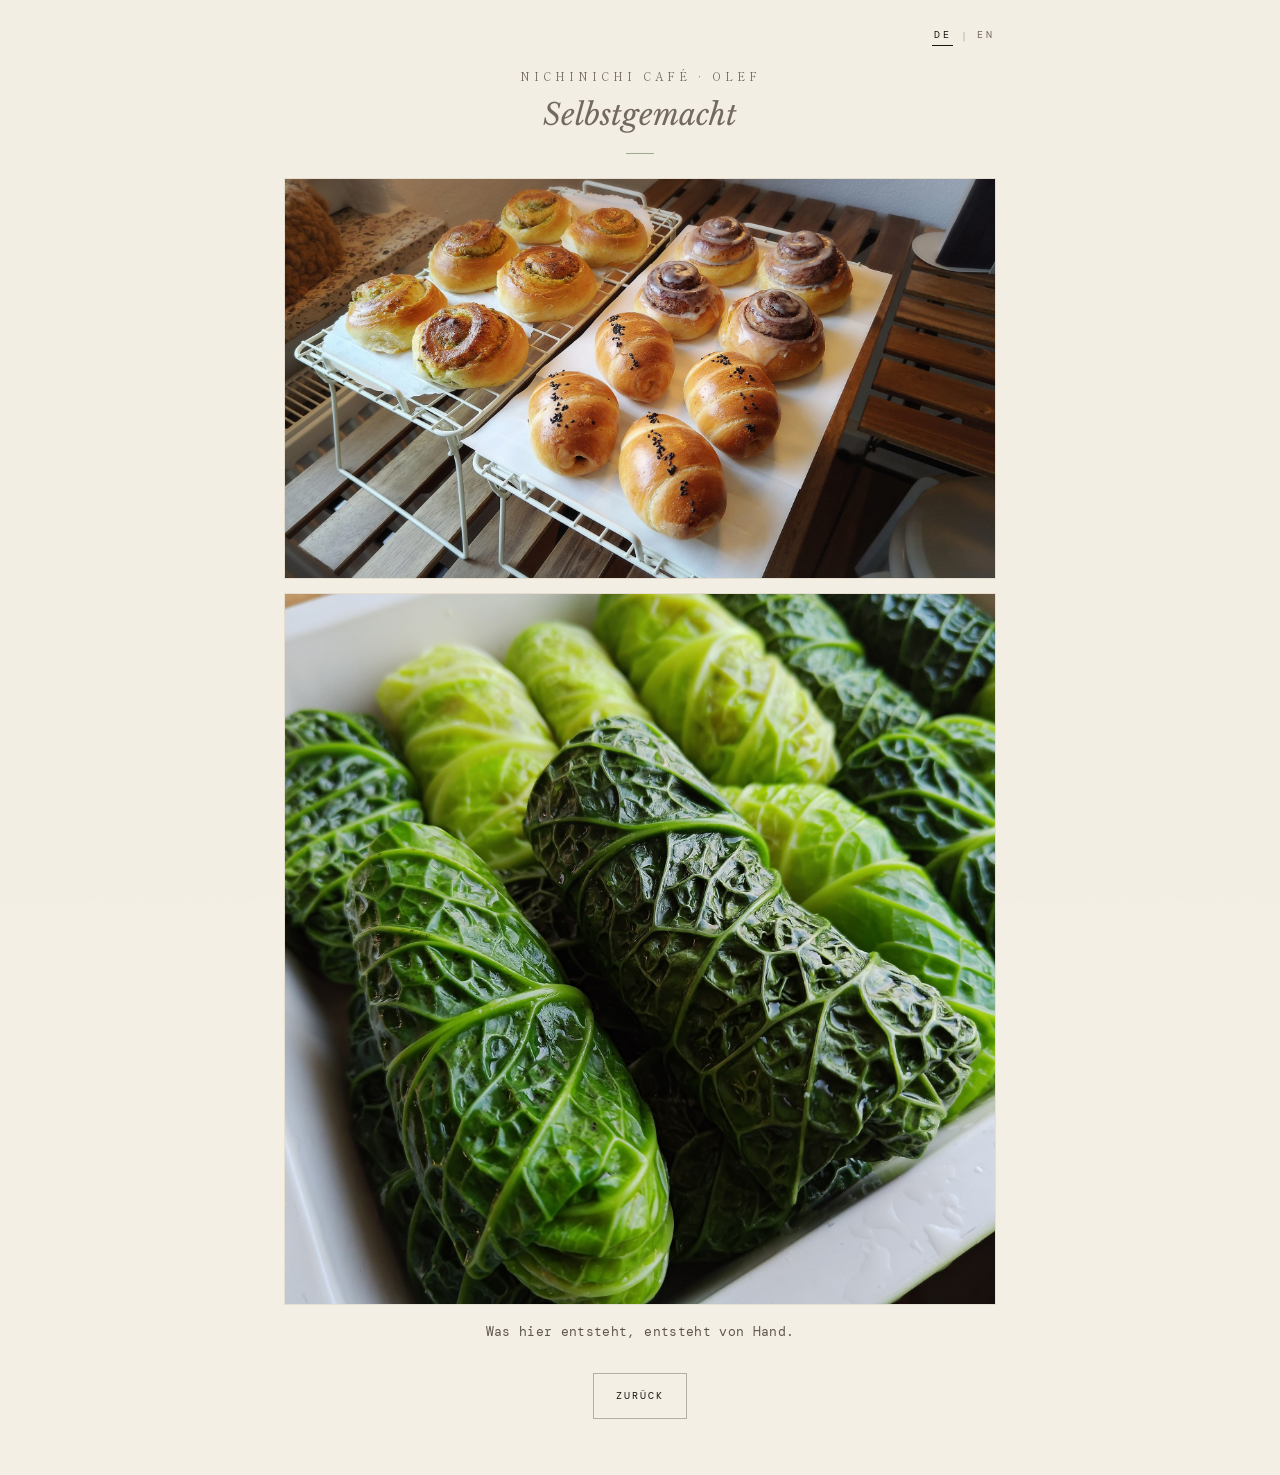
<file: selbstgemacht.html>
<!DOCTYPE html>
<html lang="de">
<head>
<meta charset="UTF-8">
<meta name="viewport" content="width=device-width, initial-scale=1.0">
<title>Selbstgemacht · NichiNichi Café</title>
<link rel="canonical" href="https://nichinichi-cafe.de/selbstgemacht.html">
<link href="https://fonts.googleapis.com/css2?family=Shippori+Mincho:wght@400;500;600&family=DM+Mono:wght@300;400&family=Libre+Baskerville:ital@1&display=swap" rel="stylesheet">
<style>
  :root {
    --ink: #171310;
    --paper: #f4efe4;
    --paper-warm: #e6decf;
    --stone: #72685f;
    --matcha: #738163;
    --cream: #faf7f0;
  }
  * { box-sizing: border-box; margin: 0; padding: 0; }
  html, body {
    min-height: 100%;
    background: var(--paper);
    color: var(--ink);
    font-family: 'DM Mono', monospace;
  }
  body::before {
    content: '';
    position: fixed;
    inset: 0;
    background-image: url("data:image/svg+xml,%3Csvg viewBox='0 0 512 512' xmlns='http://www.w3.org/2000/svg'%3E%3Cfilter id='n'%3E%3CfeTurbulence type='fractalNoise' baseFrequency='0.75' numOctaves='4' stitchTiles='stitch'/%3E%3C/filter%3E%3Crect width='100%25' height='100%25' filter='url(%23n)' opacity='0.025'/%3E%3C/svg%3E");
    pointer-events: none;
    z-index: 999;
  }
  .main {
    max-width: 760px;
    margin: 0 auto;
    padding: 24px 24px 56px;
    text-align: center;
    position: relative;
  }
  .lang-switch {
    display: flex;
    justify-content: flex-end;
    align-items: center;
    gap: 8px;
    margin-bottom: 22px;
  }
  .lang-btn {
    background: transparent;
    border: none;
    color: var(--stone);
    cursor: pointer;
    font: inherit;
    font-size: 10px;
    letter-spacing: 2.5px;
    text-transform: uppercase;
    padding: 4px 2px;
    border-bottom: 1px solid transparent;
  }
  .lang-btn.active { color: var(--ink); border-bottom-color: var(--ink); }
  .lang-divider { color: #b7aea4; font-size: 10px; }

  .name {
    font-family: 'Shippori Mincho', serif;
    font-size: 11px;
    letter-spacing: 4px;
    text-transform: uppercase;
    color: var(--stone);
    margin-bottom: 8px;
  }
  .page-title {
    font-family: 'Libre Baskerville', Georgia, serif;
    font-style: italic;
    font-size: clamp(22px, 4.8vw, 30px);
    color: var(--stone);
    line-height: 1.55;
    margin-bottom: 14px;
  }
  .divider {
    width: 28px;
    height: 1px;
    background: #9daa8f;
    margin: 0 auto 24px;
  }
  .moment-photo {
    width: 100%;
    display: block;
    border: 1px solid var(--paper-warm);
    margin-bottom: 14px;
    background: var(--cream);
  }
  .text {
    max-width: 34rem;
    margin: 0 auto 28px;
    font-size: 13px;
    letter-spacing: 0.35px;
    line-height: 2;
    color: #5f564e;
  }
  .back-link {
    display: inline-flex;
    align-items: center;
    justify-content: center;
    padding: 13px 22px;
    min-height: 46px;
    font-family: 'DM Mono', monospace;
    font-size: 10px;
    letter-spacing: 2px;
    text-transform: uppercase;
    text-decoration: none;
    color: var(--ink);
    border: 1px solid #b7aea4;
    background: transparent;
  }
  .back-link:hover { border-color: var(--ink); }
  @media (max-width: 600px) {
    .main { padding: 18px 18px 40px; }
    .name { font-size: 10px; letter-spacing: 3.5px; }
    .page-title { font-size: clamp(20px, 6vw, 26px); margin-bottom: 12px; }
    .text { font-size: 14px; line-height: 1.9; }
    .back-link { width: 100%; font-size: 11px; }
  }
</style>
<link rel="stylesheet" href="assets/css/cupcake.css?v=cupcake-layout2">
<script defer src="assets/js/cupcake-metrics.js?v=cupcake-v1"></script>
<script defer src="assets/js/cupcake.js?v=cupcake-layout2" data-api="https://nichinichi-status.fangphaedra.workers.dev"></script>
</head>
<body>
<main class="main">
  <div class="lang-switch" aria-label="Sprache wählen">
    <button type="button" class="lang-btn active" data-lang-btn="de">DE</button>
    <span class="lang-divider">|</span>
    <button type="button" class="lang-btn" data-lang-btn="en">EN</button>
  </div>

  <p class="name">NichiNichi Café · Olef</p>
  <p class="page-title" data-de="Selbstgemacht" data-en="Homemade">Selbstgemacht</p>
  <div class="divider"></div>

  <img class="moment-photo" src="selbstgemacht1.jpg" alt="Selbstgemacht"><img class="moment-photo" src="selbstgemacht2.jpg" alt="Selbstgemacht">

  <section class="text" data-de="Was hier entsteht, entsteht von Hand." data-en="What comes into being here is made by hand.">
    Was hier entsteht, entsteht von Hand.
  </section>

  <a href="index.html" class="back-link" data-de="Zurück" data-en="Back">Zurück</a>
</main>

<script>
  const htmlEl = document.documentElement;
  const buttons = document.querySelectorAll('[data-lang-btn]');
  const translatable = document.querySelectorAll('[data-de][data-en]');

  function setLanguage(lang) {
    htmlEl.lang = lang;
    translatable.forEach((el) => {
      const val = el.dataset[lang];
      if (typeof val !== 'undefined') el.innerHTML = val;
    });
    buttons.forEach((btn) => {
      btn.classList.toggle('active', btn.dataset.langBtn === lang);
    });
    const url = new URL(window.location.href);
    if (lang === 'en') url.searchParams.set('lang', 'en');
    else url.searchParams.delete('lang');
    history.replaceState({}, '', url);
  }

  buttons.forEach((btn) => btn.addEventListener('click', () => setLanguage(btn.dataset.langBtn)));
  const params = new URLSearchParams(window.location.search);
  setLanguage(params.get('lang') === 'en' ? 'en' : 'de');
</script>
</body>
</html>
</file>
<file: assets/css/site.css>
:root {
  --ink: #171310;
  --paper: #f4efe4;
  --paper-warm: #e6decf;
  --cream: #faf7f0;
  --stone: #72685f;
  --stone-light: #b7aea4;
  --matcha: #738163;
  --matcha-dark: #56634b;
  --matcha-light: #a9b29b;
  --moon: #25221f;
  --white: #fffdf8;
  --shadow: 0 20px 55px rgba(32, 27, 23, 0.11);
  --shell: min(1160px, calc(100vw - 40px));
}

* {
  box-sizing: border-box;
}

html {
  scroll-behavior: smooth;
  background: var(--paper);
}

body {
  margin: 0;
  color: var(--ink);
  background:
    radial-gradient(circle at 18% 5%, rgba(255,255,255,.55), transparent 27rem),
    var(--paper);
  font-family: "DM Mono", ui-monospace, monospace;
  font-size: 17px;
  line-height: 1.72;
  overflow-wrap: anywhere;
}

body::before {
  content: "";
  position: fixed;
  inset: 0;
  z-index: 1000;
  pointer-events: none;
  opacity: .18;
  background-image: url("data:image/svg+xml,%3Csvg viewBox='0 0 256 256' xmlns='http://www.w3.org/2000/svg'%3E%3Cfilter id='n'%3E%3CfeTurbulence type='fractalNoise' baseFrequency='.8' numOctaves='4' stitchTiles='stitch'/%3E%3C/filter%3E%3Crect width='100%25' height='100%25' filter='url(%23n)' opacity='.13'/%3E%3C/svg%3E");
  mix-blend-mode: multiply;
}

img {
  max-width: 100%;
}

button,
a {
  -webkit-tap-highlight-color: transparent;
}

a {
  color: inherit;
}

button {
  font: inherit;
}

[hidden] {
  display: none !important;
}

.shell {
  width: var(--shell);
  margin-inline: auto;
}

.skip-link {
  position: fixed;
  top: 10px;
  left: 10px;
  z-index: 3000;
  padding: 10px 14px;
  transform: translateY(-160%);
  color: var(--paper);
  background: var(--ink);
}

.skip-link:focus {
  transform: translateY(0);
}

.site-header {
  position: sticky;
  top: 0;
  z-index: 200;
  color: var(--paper);
  background: rgba(23, 19, 16, .94);
  border-bottom: 1px solid rgba(244, 239, 228, .14);
  backdrop-filter: blur(14px);
}

.site-header__inner {
  min-height: 72px;
  display: grid;
  grid-template-columns: auto 1fr auto;
  align-items: center;
  gap: 28px;
}

.brand {
  display: inline-flex;
  align-items: center;
  gap: 13px;
  text-decoration: none;
}

.brand__kanji {
  font-family: "Shippori Mincho", serif;
  font-size: 24px;
  letter-spacing: .1em;
}

.brand__name {
  color: #d8d0c3;
  font-family: "Shippori Mincho", serif;
  font-size: 14px;
  letter-spacing: .18em;
  text-transform: uppercase;
}

.site-nav {
  display: flex;
  justify-content: center;
  gap: clamp(18px, 4vw, 42px);
}

.site-nav a,
.language-button {
  color: #d8d0c3;
  font-size: 13px;
  letter-spacing: .14em;
  text-decoration: none;
  text-transform: uppercase;
}

.site-nav a {
  position: relative;
}

.site-nav a::after {
  content: "";
  position: absolute;
  left: 0;
  right: 100%;
  bottom: -6px;
  height: 1px;
  background: var(--paper);
  transition: right .2s ease;
}

.site-nav a:hover::after,
.site-nav a:focus-visible::after {
  right: 0;
}

.language-switch {
  display: flex;
  align-items: center;
  gap: 7px;
  color: #8f877e;
}

.language-button {
  padding: 5px 2px;
  border: 0;
  border-bottom: 1px solid transparent;
  background: none;
  cursor: pointer;
}

.language-button.is-active {
  color: var(--paper);
  border-bottom-color: var(--paper);
}

.hero {
  min-height: min(820px, calc(100svh - 72px));
  position: relative;
  display: grid;
  align-items: end;
  overflow: clip;
  color: var(--white);
  background: var(--ink);
}

.hero__media,
.hero__shade {
  position: absolute;
  inset: 0;
}

.hero__media img {
  width: 100%;
  height: 100%;
  object-fit: cover;
  object-position: center 48%;
  filter: saturate(.86) contrast(.95) brightness(.78);
  transform: scale(1.015);
}

.hero__shade {
  background:
    linear-gradient(90deg, rgba(20,17,14,.8) 0%, rgba(20,17,14,.45) 48%, rgba(20,17,14,.12) 100%),
    linear-gradient(0deg, rgba(20,17,14,.85) 0%, transparent 62%);
}

.hero__content {
  position: relative;
  z-index: 2;
  padding-block: clamp(70px, 11vw, 132px);
}

.eyebrow,
.section-kicker {
  margin: 0 0 14px;
  color: var(--stone);
  font-size: 13px;
  font-weight: 500;
  letter-spacing: .20em;
  line-height: 1.5;
  text-transform: uppercase;
}

.hero .eyebrow {
  color: #d7cfbf;
}

.hero h1 {
  max-width: 800px;
  margin: 0;
  font-family: "Shippori Mincho", serif;
  font-size: clamp(42px, 7vw, 84px);
  font-weight: 500;
  letter-spacing: -.035em;
  line-height: 1.04;
  text-wrap: balance;
}

.hero__lead {
  max-width: 720px;
  margin: 28px 0 0;
  font-family: "Libre Baskerville", Georgia, serif;
  font-size: clamp(18px, 2.3vw, 28px);
  line-height: 1.55;
}

.hero__support {
  max-width: 640px;
  margin: 18px 0 0;
  color: #ddd6c9;
  font-size: 16px;
  letter-spacing: .01em;
  line-height: 1.8;
}

.hero__actions {
  display: flex;
  flex-wrap: wrap;
  gap: 12px;
  margin-top: 34px;
}

.button {
  min-height: 49px;
  display: inline-flex;
  align-items: center;
  justify-content: center;
  gap: 9px;
  padding: 12px 21px;
  border: 1px solid transparent;
  font-size: 14px;
  font-weight: 500;
  letter-spacing: .13em;
  line-height: 1.3;
  text-align: center;
  text-decoration: none;
  text-transform: uppercase;
  transition: background .2s ease, border-color .2s ease, color .2s ease, transform .2s ease;
}

.button:hover,
.button:focus-visible {
  transform: translateY(-2px);
}

.button--solid {
  color: var(--paper);
  background: var(--ink);
  border-color: var(--ink);
}

.button--solid:hover,
.button--solid:focus-visible {
  background: var(--matcha-dark);
  border-color: var(--matcha-dark);
}

.button--paper {
  color: var(--ink);
  background: rgba(250,247,240,.94);
  border-color: rgba(250,247,240,.94);
}

.button--paper:hover,
.button--paper:focus-visible {
  background: var(--paper);
  border-color: var(--paper);
}

.button--outline {
  color: var(--ink);
  border-color: var(--stone-light);
  background: transparent;
}

.button--outline:hover,
.button--outline:focus-visible {
  border-color: var(--ink);
  background: rgba(250,247,240,.55);
}

.status-strip {
  color: var(--paper);
  background: var(--matcha-dark);
  border-top: 1px solid rgba(255,255,255,.12);
}

.status-strip__grid {
  min-height: 128px;
  display: grid;
  grid-template-columns: minmax(260px, 1.3fr) minmax(250px, 1fr) auto;
  align-items: center;
  gap: 32px;
  padding-block: 25px;
}

.status-strip .section-kicker {
  margin-bottom: 3px;
  color: #c7cfbd;
}

.status-line {
  margin: 0;
  font-family: "Shippori Mincho", serif;
  font-size: clamp(20px, 2.2vw, 28px);
  line-height: 1.35;
}

.status-next {
  margin: 5px 0 0;
  color: #d1d8ca;
  font-size: 15px;
  line-height: 1.6;
}

.status-strip__notice {
  display: flex;
  align-items: flex-start;
  gap: 11px;
  padding-left: 25px;
  border-left: 1px solid rgba(255,255,255,.22);
}

.status-strip__notice p {
  margin: 0;
  font-size: 16px;
  line-height: 1.65;
}

.status-strip__dot {
  width: 7px;
  height: 7px;
  flex: 0 0 auto;
  margin-top: 8px;
  border-radius: 50%;
  background: #f0d18a;
  box-shadow: 0 0 0 5px rgba(240,209,138,.12);
}

.text-link {
  display: inline-flex;
  align-items: center;
  gap: 8px;
  color: #e5e9e0;
  font-size: 13px;
  letter-spacing: .10em;
  text-decoration: none;
  text-transform: uppercase;
}

.text-link:hover,
.text-link:focus-visible {
  color: #fff;
}

.section {
  padding-block: clamp(76px, 10vw, 138px);
}

.section-heading {
  max-width: 780px;
  margin-bottom: 50px;
}

.section-heading--compact {
  max-width: 850px;
}

.section-heading--split {
  max-width: none;
  display: grid;
  grid-template-columns: minmax(0, 1.2fr) minmax(260px, .65fr);
  align-items: end;
  gap: 70px;
}

.section-heading h2,
.atmosphere-section h2,
.mondstube-section h2,
.visit-section h2 {
  margin: 0;
  font-family: "Shippori Mincho", serif;
  font-size: clamp(34px, 5vw, 59px);
  font-weight: 500;
  letter-spacing: -.035em;
  line-height: 1.13;
  text-wrap: balance;
}

.section-heading p:not(.section-kicker),
.atmosphere-section p:not(.section-kicker),
.mondstube-section p:not(.section-kicker) {
  max-width: 720px;
  margin: 24px 0 0;
  color: #5f564e;
  line-height: 1.9;
}

.cafe-section {
  padding-bottom: clamp(88px, 11vw, 150px);
}

.cafe-notes {
  display: grid;
  grid-template-columns: repeat(3, minmax(0, 1fr));
  gap: 16px;
}

.note-card {
  min-height: 220px;
  position: relative;
  padding: 29px 27px;
  overflow: hidden;
  background: rgba(250,247,240,.75);
  border: 1px solid var(--paper-warm);
}

.note-card__mark {
  position: absolute;
  top: -12px;
  right: 9px;
  color: rgba(115,129,99,.13);
  font-family: "Shippori Mincho", serif;
  font-size: 112px;
  line-height: 1;
}

.note-card h3,
.feature-card h3,
.hours-card h3,
.directions-card h3,
.before-card h3 {
  position: relative;
  margin: 0;
  font-family: "Shippori Mincho", serif;
  font-size: 24px;
  font-weight: 500;
  line-height: 1.35;
}

.note-card p {
  position: relative;
  margin: 16px 0 0;
  color: #625950;
  font-size: 16px;
  line-height: 1.75;
}


.feature-section {
  background: var(--cream);
  border-block: 1px solid var(--paper-warm);
}

.feature-grid {
  display: grid;
  grid-template-columns: repeat(3, minmax(0, 1fr));
  gap: 18px;
}

.feature-card {
  min-width: 0;
  display: grid;
  grid-template-rows: 330px 1fr;
  overflow: hidden;
  background: var(--paper);
  border: 1px solid var(--paper-warm);
}

.feature-card img {
  width: 100%;
  height: 100%;
  display: block;
  object-fit: cover;
}

.feature-card:nth-child(1) img {
  object-position: center 46%;
}

.feature-card:nth-child(3) img {
  object-position: center 58%;
}

.feature-card__body {
  padding: 29px 28px 34px;
}

.feature-card__number {
  margin: 0 0 15px;
  color: var(--matcha);
  font-size: 13px;
  letter-spacing: .18em;
}

.feature-card h3 {
  font-size: 30px;
}

.feature-card__body > p:last-child {
  margin: 17px 0 0;
  color: #625950;
  font-size: 16px;
  line-height: 1.75;
}

.atmosphere-section {
  color: var(--paper);
  background: var(--ink);
}

.atmosphere-section__inner {
  display: grid;
  grid-template-columns: .42fr 1fr;
  align-items: center;
  gap: clamp(35px, 8vw, 120px);
}

.atmosphere-section__kanji {
  margin: 0;
  color: rgba(244,239,228,.13);
  font-family: "Shippori Mincho", serif;
  font-size: clamp(120px, 22vw, 270px);
  letter-spacing: -.08em;
  line-height: .75;
}

.atmosphere-section .section-kicker {
  color: #b5bda9;
}

.atmosphere-section p:not(.section-kicker) {
  color: #c9c1b5;
}

.recent-section {
  padding-bottom: clamp(88px, 12vw, 155px);
}

.section-heading--split > p {
  margin: 0;
  color: #625950;
  font-size: 16px;
  line-height: 1.75;
}

.recent-grid {
  display: grid;
  grid-template-columns: 1.35fr .8fr .8fr;
  grid-template-rows: 245px 245px;
  gap: 12px;
}

.recent-photo {
  min-width: 0;
  min-height: 0;
  padding: 0;
  overflow: hidden;
  border: 0;
  background: var(--paper-warm);
  cursor: zoom-in;
}

.recent-photo--large {
  grid-row: 1 / span 2;
}

.recent-photo--tall {
  grid-column: 3;
  grid-row: 1 / span 2;
}

.recent-photo img {
  width: 100%;
  height: 100%;
  display: block;
  object-fit: cover;
  transition: transform .45s ease, filter .45s ease;
}

.recent-photo:hover img,
.recent-photo:focus-visible img {
  transform: scale(1.025);
  filter: brightness(.94);
}

.recent-photo--tall img {
  object-position: center 60%;
}

.recent-section__button {
  margin-top: 27px;
}

.mondstube-section {
  color: var(--paper);
  background: var(--moon);
  border-block: 1px solid rgba(255,255,255,.08);
}

.mondstube-section__grid {
  display: grid;
  grid-template-columns: auto minmax(0, 1fr) auto;
  align-items: center;
  gap: clamp(26px, 5vw, 72px);
}

.moon-mark {
  width: clamp(92px, 13vw, 148px);
  aspect-ratio: 1;
  display: grid;
  place-items: center;
  border: 1px solid rgba(244,239,228,.2);
  border-radius: 50%;
  color: #d8c992;
  font-family: Georgia, serif;
  font-size: clamp(60px, 9vw, 102px);
  line-height: 1;
}

.mondstube-section .section-kicker {
  color: #b9ad82;
}

.mondstube-section h2 {
  font-size: clamp(35px, 5vw, 62px);
}

.mondstube-section p:not(.section-kicker) {
  color: #cbc3b6;
}

.mondstube-section__small {
  font-size: 15px;
  opacity: .8;
}

.mondstube-section__button {
  white-space: nowrap;
}

.visit-section {
  padding-bottom: clamp(94px, 13vw, 168px);
}

.visit-grid {
  display: grid;
  grid-template-columns: minmax(0, .85fr) minmax(0, 1.15fr);
  gap: 18px;
}

.hours-card,
.directions-card,
.before-card {
  border: 1px solid var(--paper-warm);
  background: rgba(250,247,240,.7);
}

.hours-card,
.directions-card {
  padding: clamp(25px, 4vw, 43px);
}

.hours-card__head {
  display: flex;
  align-items: baseline;
  justify-content: space-between;
  gap: 18px;
  padding-bottom: 20px;
  border-bottom: 1px solid var(--paper-warm);
}

.hours-card__head span {
  color: var(--stone);
  font-size: 13px;
  letter-spacing: .16em;
  text-transform: uppercase;
}

.hours-list {
  margin: 17px 0 23px;
}

.hours-list > div {
  display: grid;
  grid-template-columns: 1fr auto;
  gap: 20px;
  padding: 13px 0;
  border-bottom: 1px solid var(--paper-warm);
}

.hours-list dt {
  color: var(--stone);
  font-size: 14px;
  letter-spacing: .12em;
  text-transform: uppercase;
}

.hours-list dd {
  margin: 0;
  font-family: "Shippori Mincho", serif;
  font-size: 18px;
}

.hours-card > p,
.directions-card p {
  color: #625950;
  font-size: 16px;
  line-height: 1.75;
}

.directions-card {
  position: relative;
  overflow: hidden;
}

.directions-card::after {
  content: "道";
  position: absolute;
  right: -11px;
  bottom: -45px;
  z-index: 0;
  color: rgba(115,129,99,.09);
  font-family: "Shippori Mincho", serif;
  font-size: 190px;
  line-height: 1;
}

.directions-card > * {
  position: relative;
  z-index: 1;
}

.directions-card__address {
  margin: 0 0 25px !important;
  color: var(--ink) !important;
  font-family: "Shippori Mincho", serif;
  font-size: 22px !important;
  line-height: 1.5 !important;
}

.directions-card h3 {
  margin-bottom: 13px;
}

.directions-card__actions {
  display: flex;
  flex-wrap: wrap;
  gap: 10px;
  margin-top: 26px;
}

.before-card {
  display: grid;
  grid-template-columns: minmax(240px, .8fr) minmax(0, 1.2fr);
  gap: clamp(35px, 7vw, 100px);
  margin-top: 18px;
  padding: clamp(28px, 5vw, 52px);
}

.before-card h3 {
  font-size: clamp(27px, 3.5vw, 40px);
}

.before-card ul {
  columns: 2;
  column-gap: 44px;
  margin: 0;
  padding: 0;
  list-style: none;
}

.before-card li {
  position: relative;
  break-inside: avoid;
  padding: 9px 0 9px 19px;
  color: #5f564e;
  font-size: 16px;
  line-height: 1.65;
  border-bottom: 1px solid var(--paper-warm);
}

.before-card li::before {
  content: "·";
  position: absolute;
  left: 2px;
  color: var(--matcha);
  font-size: 21px;
  line-height: 1;
}

.site-footer {
  padding: 60px 0 34px;
  color: #c7beb2;
  background: var(--ink);
}

.site-footer__grid {
  display: flex;
  align-items: flex-end;
  justify-content: space-between;
  gap: 30px;
}

.site-footer p {
  margin: 3px 0;
  font-size: 14px;
  letter-spacing: .04em;
}

.site-footer__kanji {
  margin-bottom: 13px !important;
  color: var(--paper) !important;
  font-family: "Shippori Mincho", serif;
  font-size: 33px !important;
  letter-spacing: .18em !important;
}

.site-footer__links {
  display: flex;
  flex-wrap: wrap;
  justify-content: flex-end;
  gap: 24px;
}

.site-footer__links a {
  font-size: 13px;
  letter-spacing: .10em;
  text-decoration: none;
  text-transform: uppercase;
}

.site-footer__links a:hover,
.site-footer__links a:focus-visible {
  color: var(--paper);
}

.fuku {
  width: min(460px, calc(100vw - 40px));
  display: flex;
  flex-direction: column;
  align-items: center;
  gap: 8px;
  margin: 52px auto 0;
  padding: 10px;
  border: 0;
  color: #4c4540;
  background: transparent;
  cursor: pointer;
}

.fuku__hint {
  color: #2c2825;
  font-size: 9px;
  letter-spacing: .04em;
  transition: color .4s ease;
}

.fuku:hover .fuku__hint,
.fuku:focus-visible .fuku__hint,
.fuku.is-revealed .fuku__hint {
  color: #756c64;
}

.fuku__mushroom,
.fuku__text {
  display: none;
}

.fuku.is-revealed .fuku__mushroom,
.fuku.is-revealed .fuku__text {
  display: block;
  animation: reveal .5s ease both;
}

.fuku__mushroom {
  width: 54px;
  color: #9a8c7e;
}

.fuku__mushroom svg {
  display: block;
}

.fuku__text {
  color: #8a8179;
  font-size: 10px;
  letter-spacing: .05em;
}

.lightbox {
  width: auto;
  max-width: min(94vw, 1100px);
  max-height: 92vh;
  padding: 0;
  border: 0;
  background: transparent;
  box-shadow: var(--shadow);
}

.lightbox::backdrop {
  background: rgba(15,12,10,.88);
  backdrop-filter: blur(4px);
}

.lightbox img {
  max-width: min(92vw, 1100px);
  max-height: 88vh;
  display: block;
  object-fit: contain;
  background: var(--paper);
}

.lightbox__close {
  width: 38px;
  height: 38px;
  position: fixed;
  top: 18px;
  right: 18px;
  z-index: 2;
  display: grid;
  place-items: center;
  padding: 0;
  border: 1px solid rgba(255,255,255,.3);
  border-radius: 50%;
  color: var(--paper);
  background: rgba(23,19,16,.65);
  font-size: 25px;
  line-height: 1;
  cursor: pointer;
}

@keyframes reveal {
  from { opacity: 0; transform: translateY(5px); }
  to { opacity: 1; transform: translateY(0); }
}

@media (max-width: 980px) {
  .site-header__inner {
    grid-template-columns: auto 1fr auto;
  }

  .site-nav {
    display: none;
  }

  .brand {
    grid-column: 1 / 3;
  }

  .status-strip__grid {
    grid-template-columns: 1fr auto;
  }

  .status-strip__notice {
    grid-column: 1 / -1;
    grid-row: 2;
    padding: 15px 0 0;
    border-top: 1px solid rgba(255,255,255,.2);
    border-left: 0;
  }

  .cafe-notes,
  .feature-grid {
    grid-template-columns: 1fr;
  }

  .feature-card {
    grid-template-columns: minmax(260px, .8fr) 1fr;
    grid-template-rows: auto;
  }

  .feature-card:nth-child(even) {
    grid-template-columns: 1fr minmax(260px, .8fr);
  }

  .feature-card:nth-child(even) img {
    grid-column: 2;
  }

  .feature-card:nth-child(even) .feature-card__body {
    grid-column: 1;
    grid-row: 1;
  }

  .feature-card img {
    min-height: 310px;
  }

  .atmosphere-section__inner {
    grid-template-columns: .3fr 1fr;
  }

  .recent-grid {
    grid-template-columns: 1.2fr .8fr;
    grid-template-rows: 250px 250px 330px;
  }

  .recent-photo--large {
    grid-row: 1 / span 2;
  }

  .recent-photo--tall {
    grid-column: 1 / -1;
    grid-row: 3;
  }

  .mondstube-section__grid {
    grid-template-columns: auto 1fr;
  }

  .mondstube-section__button {
    grid-column: 2;
    justify-self: start;
  }

  .visit-grid {
    grid-template-columns: 1fr;
  }
}

@media (max-width: 700px) {
  :root {
    --shell: min(100% - 40px, 1160px);
  }

  body {
    font-size: 14px;
  }

  .site-header__inner {
    min-height: 62px;
  }

  .brand__kanji {
    font-size: 21px;
  }

  .brand__name {
    display: none;
  }

  .hero {
    min-height: 690px;
  }

  .hero__shade {
    background:
      linear-gradient(0deg, rgba(20,17,14,.9) 0%, rgba(20,17,14,.54) 58%, rgba(20,17,14,.25) 100%);
  }

  .hero__media img {
    object-position: 48% center;
  }

  .hero__content {
    padding-block: 72px 58px;
  }

  .hero h1 {
    font-size: clamp(38px, 12vw, 58px);
  }

  .hero__lead {
    font-size: 18px;
  }

  .hero__actions,
  .directions-card__actions {
    display: grid;
    grid-template-columns: 1fr;
  }

  .button {
    width: 100%;
  }

  .status-strip__grid {
    min-height: 0;
    grid-template-columns: 1fr;
    gap: 17px;
    padding-block: 23px;
  }

  .text-link {
    justify-self: start;
  }

  .section {
    padding-block: 78px;
  }

  .section-heading,
  .section-heading--split {
    display: block;
    margin-bottom: 35px;
  }

  .section-heading--split > p {
    margin-top: 19px;
  }

  .section-heading h2,
  .atmosphere-section h2,
  .mondstube-section h2,
  .visit-section h2 {
    font-size: clamp(32px, 9.8vw, 46px);
  }

  .cafe-notes {
    gap: 10px;
  }

  .note-card {
    min-height: 0;
  }

  .feature-grid {
    gap: 12px;
  }

  .feature-card,
  .feature-card:nth-child(even) {
    grid-template-columns: 1fr;
    grid-template-rows: 280px 1fr;
  }

  .feature-card:nth-child(even) img,
  .feature-card:nth-child(even) .feature-card__body {
    grid-column: auto;
    grid-row: auto;
  }

  .feature-card img {
    min-height: 0;
  }

  .feature-card__body {
    padding: 25px 23px 31px;
  }

  .atmosphere-section__inner {
    grid-template-columns: 1fr;
    gap: 30px;
  }

  .atmosphere-section__kanji {
    font-size: 105px;
  }

  .recent-grid {
    grid-template-columns: 1fr 1fr;
    grid-template-rows: 250px 190px 280px;
  }

  .recent-photo--large {
    grid-column: 1 / -1;
    grid-row: 1;
  }

  .recent-photo--tall {
    grid-column: 1 / -1;
    grid-row: 3;
  }

  .mondstube-section__grid {
    grid-template-columns: 1fr;
    text-align: left;
  }

  .moon-mark {
    width: 92px;
  }

  .mondstube-section__button {
    grid-column: auto;
  }

  .hours-card,
  .directions-card {
    padding: 26px 22px;
  }

  .before-card {
    grid-template-columns: 1fr;
    gap: 28px;
    padding: 27px 23px;
  }

  .before-card ul {
    columns: 1;
  }

  .site-footer__grid {
    display: block;
  }

  .site-footer__links {
    justify-content: flex-start;
    margin-top: 25px;
  }
}

@media (prefers-reduced-motion: reduce) {
  html {
    scroll-behavior: auto;
  }

  *,
  *::before,
  *::after {
    scroll-behavior: auto !important;
    animation-duration: .01ms !important;
    animation-iteration-count: 1 !important;
    transition-duration: .01ms !important;
  }
}


/* v0.1 readability adjustments */
.section-heading p:not(.section-kicker),
.atmosphere-section p:not(.section-kicker),
.mondstube-section p:not(.section-kicker) { font-size: 17px; }
.section-heading--split > p { font-size: 16px; }
.note-card p,
.feature-card__body > p:last-child,
.hours-card > p,
.directions-card p,
.before-card li { font-size: 16px; }
.site-footer p { font-size: 14px; }
.site-footer__links a { font-size: 13px; }

@media (max-width: 700px) {
  body { font-size: 17px; }
  .brand { gap: 8px; }
  .brand__kanji { font-size: 19px; }
  .brand__name { display: inline; font-size: 12px; letter-spacing: .12em; }
  .language-button { font-size: 13px; }
  .hero__support { font-size: 16px; }
  .button { font-size: 15px; }
  .status-next, .text-link { font-size: 15px; }
  .eyebrow, .section-kicker { font-size: 13px; }
}


/* v0.2 interaction, gallery and readability corrections */
.hero__media img { object-position: center 55%; }

.atmosphere-section p.atmosphere-section__kanji {
  margin: 0;
  color: rgba(244,239,228,.16);
  font-family: "Shippori Mincho", serif;
  font-size: clamp(145px, 19vw, 255px);
  letter-spacing: -.08em;
  line-height: .75;
}

.recent-grid {
  grid-template-columns: 1.35fr .85fr .85fr;
  grid-template-rows: 250px 250px 290px;
}
.recent-photo--large { grid-column: 1; grid-row: 1 / span 2; }
.recent-photo--wide { grid-column: 1 / -1; grid-row: 3; }
.recent-photo--wide img { object-position: center 48%; }

.fuku { color: #b8aea2; }
.fuku__hint {
  color: rgba(216,208,195,.52);
  font-size: 12px;
  letter-spacing: .06em;
}
.fuku:hover .fuku__hint,
.fuku:focus-visible .fuku__hint,
.fuku.is-revealed .fuku__hint { color: rgba(244,239,228,.82); }
.fuku__mushroom { color: #aaa093; }
.fuku__text { color: #bdb3a7; font-size: 12px; }

@media (max-width: 980px) {
  .recent-grid {
    grid-template-columns: 1fr 1fr;
    grid-template-rows: 320px 230px 230px 290px;
  }
  .recent-photo--large { grid-column: 1 / -1; grid-row: 1; }
  .recent-photo--wide { grid-column: 1 / -1; grid-row: 4; }
}

@media (max-width: 700px) {
  .hero { min-height: 650px; }
  .hero__media img { object-position: 58% center; }
  .atmosphere-section p.atmosphere-section__kanji { font-size: 132px; }
  .recent-grid {
    grid-template-columns: 1fr 1fr;
    grid-template-rows: 250px 190px 190px 250px;
  }
  .recent-photo--large { grid-column: 1 / -1; grid-row: 1; }
  .recent-photo--wide { grid-column: 1 / -1; grid-row: 4; }
  .fuku__hint, .fuku__text { font-size: 13px; }
}


/* v0.4 — clearer benefits, responsive type, and simplified page structure */
html,
body {
  max-width: 100%;
  overflow-x: clip;
}

.hero h1 {
  max-width: 780px;
  font-size: clamp(40px, 5.4vw, 74px);
  overflow-wrap: normal;
  word-break: normal;
  hyphens: auto;
}

.hero__lead {
  max-width: 720px;
}

.recent-grid > *,
.feature-grid > *,
.cafe-notes > * {
  min-width: 0;
}

.feature-card__body > p:last-child {
  max-width: 55ch;
}

@media (max-width: 980px) {
  .hero h1 {
    max-width: 700px;
    font-size: clamp(38px, 7vw, 64px);
  }
}

@media (max-width: 700px) {
  .hero {
    min-height: 620px;
  }

  .hero__media img {
    object-position: 55% center;
  }

  .hero h1 {
    max-width: 100%;
    font-size: clamp(34px, 10.5vw, 50px);
    line-height: 1.08;
  }

  .hero__lead {
    font-size: 18px;
    line-height: 1.55;
  }

  .recent-grid {
    grid-template-columns: 1fr;
    grid-template-rows: none;
    grid-auto-rows: 260px;
  }

  .recent-photo,
  .recent-photo--large,
  .recent-photo--wide {
    grid-column: auto;
    grid-row: auto;
  }

  .feature-card__body > p:last-child {
    max-width: none;
  }
}

@media (max-width: 420px) {
  :root {
    --shell: min(100% - 40px, 1160px);
  }

  .hero h1 {
    font-size: clamp(32px, 10.2vw, 43px);
  }

  .section-heading h2,
  .mondstube-section h2,
  .visit-section h2 {
    font-size: clamp(30px, 9.2vw, 40px);
  }
}


/* v0.5 — an independent transition for the human moments of NichiNichi */
.moments-section {
  padding-block: clamp(68px, 9vw, 112px);
  background:
    linear-gradient(90deg, rgba(115,129,99,.10), rgba(115,129,99,.045)),
    var(--paper);
  border-block: 1px solid var(--paper-warm);
}

.moments-copy {
  max-width: 900px;
  margin-inline: auto;
  font-family: "Shippori Mincho", serif;
  font-size: clamp(25px, 3.2vw, 38px);
  font-weight: 400;
  letter-spacing: -.018em;
  line-height: 1.55;
  text-wrap: pretty;
}

.moments-copy p {
  margin: 0;
}

.moments-copy p + p {
  margin-top: .72em;
}

.moments-copy p:nth-child(2) {
  color: #4e493f;
}

.moments-copy p:nth-child(3) {
  color: var(--matcha-dark);
}

@media (max-width: 700px) {
  :root {
    --shell: min(100% - 40px, 1160px);
  }

  .moments-section {
    padding-block: 64px;
  }

  .moments-copy {
    font-size: clamp(23px, 6.8vw, 31px);
    line-height: 1.58;
  }

  .moments-copy p + p {
    margin-top: .9em;
  }
}

@media (max-width: 420px) {
  :root {
    --shell: min(100% - 40px, 1160px);
  }
}


/* v0.6 — controlled three-line Hero in both languages */
.hero-title-line {
  display: block;
}

.hero h1 {
  hyphens: none;
  -webkit-hyphens: none;
  word-break: normal;
  overflow-wrap: normal;
}

@media (max-width: 700px) {
  .hero h1 .hero-title-line {
    white-space: nowrap;
  }

  .hero h1 [data-lang="de"],
  .hero h1 [data-lang="en"] {
    font-size: 0.94em;
    letter-spacing: -0.025em;
  }
}

@media (max-width: 420px) {
  .hero h1 [data-lang="de"],
  .hero h1 [data-lang="en"] {
    font-size: 0.88em;
    letter-spacing: -0.03em;
  }
}


/* v0.7 — Hero wording with “kleiner Küche / small kitchen” */
@media (max-width: 700px) {
  .hero h1 [data-lang="de"],
  .hero h1 [data-lang="en"] {
    font-size: 0.86em;
    letter-spacing: -0.03em;
  }
}

@media (max-width: 420px) {
  .hero h1 [data-lang="de"],
  .hero h1 [data-lang="en"] {
    font-size: 0.74em;
    letter-spacing: -0.04em;
  }
}


/* v0.9 — Mondstube intro uses normal body case instead of a kicker */
.mondstube-section__intro {
  max-width: 70ch;
  margin: 0 0 22px;
  color: #d8cfbf;
  font-size: clamp(17px, 1.55vw, 21px);
  line-height: 1.72;
  letter-spacing: 0;
  text-transform: none;
}

@media (max-width: 700px) {
  .mondstube-section__intro {
    margin-bottom: 18px;
    font-size: 17px;
    line-height: 1.68;
  }
}


/* v0.16 — stable Meta in-app layout without changing normal Chrome */
html {
  -webkit-text-size-adjust: 100%;
  text-size-adjust: 100%;
}

.font-warmup {
  width: 1px;
  height: 1px;
  position: absolute;
  left: -9999px;
  top: 0;
  overflow: hidden;
  opacity: 0;
  pointer-events: none;
  white-space: nowrap;
}

.font-warmup__mincho { font-family: "Shippori Mincho", Georgia, serif; }
.font-warmup__baskerville { font-family: "Libre Baskerville", Georgia, serif; }

.hero-title-standard { display: block; }
.hero-title-meta { display: none; }

/* Only Meta's in-app browser receives this defensive mobile composition. */
@media (max-width: 700px) {
  html.meta-inapp,
  html.meta-inapp body {
    width: 100%;
    max-width: 100%;
    overflow-x: hidden;
  }

  html.meta-inapp .site-header__inner {
    grid-template-columns: minmax(0, 1fr) auto;
    gap: 8px;
  }

  html.meta-inapp .brand {
    grid-column: 1;
    min-width: 0;
    gap: 5px;
    white-space: nowrap;
  }

  html.meta-inapp .brand__kanji,
  html.meta-inapp .brand__name {
    flex: 0 0 auto;
    white-space: nowrap;
  }

  html.meta-inapp .brand__kanji {
    font-size: 18px;
    letter-spacing: .035em;
  }

  html.meta-inapp .brand__name {
    display: inline;
    font-size: 9.5px;
    letter-spacing: .04em;
  }

  html.meta-inapp .language-switch {
    grid-column: 2;
    justify-self: end;
    gap: 4px;
    white-space: nowrap;
  }

  html.meta-inapp .language-button {
    font-size: 11px;
    letter-spacing: .07em;
  }

  html.meta-inapp .hero {
    overflow: hidden;
  }

  html.meta-inapp .hero__content.shell {
    width: calc(100% - 40px);
    max-width: calc(100% - 40px);
    margin-inline: auto;
    min-width: 0;
  }

  html.meta-inapp .hero h1,
  html.meta-inapp .hero h1 > [data-lang],
  html.meta-inapp .hero__lead,
  html.meta-inapp .hero__lead > [data-lang] {
    width: 100%;
    max-width: 100%;
    min-width: 0;
  }

  html.meta-inapp .hero-title-standard {
    width: 1px;
    height: 1px;
    position: absolute;
    overflow: hidden;
    clip: rect(0 0 0 0);
    clip-path: inset(50%);
    white-space: nowrap;
  }

  html.meta-inapp .hero-title-meta { display: block; }

  html.meta-inapp .hero h1 {
    font-size: clamp(36px, 10.3vw, 42px);
    line-height: 1.08;
    letter-spacing: -.025em;
    overflow-wrap: normal;
    word-break: normal;
    hyphens: none;
  }

  html.meta-inapp .hero-title-line {
    display: block;
    width: 100%;
    max-width: 100%;
    white-space: nowrap;
  }

  html.meta-inapp .hero__lead {
    font-size: 18px;
    line-height: 1.52;
    overflow-wrap: normal;
    word-break: normal;
    hyphens: none;
  }
}

@media (max-width: 360px) {
  html.meta-inapp .brand__kanji { font-size: 16px; }
  html.meta-inapp .brand__name { font-size: 8.5px; }
  html.meta-inapp .language-button { font-size: 10px; }
  html.meta-inapp .hero h1 { font-size: 35px; }
}

/* Dietary information: reuse the site typography and responsive shell. */
.dietary-page {
  max-width: 780px;
}

.dietary-page h1,
.dietary-page h2 {
  font-family: "Shippori Mincho", serif;
  font-weight: 500;
  line-height: 1.25;
  letter-spacing: -.035em;
}

.dietary-page h1 {
  margin: 0 0 32px;
  font-size: clamp(34px, 5vw, 59px);
}

.dietary-page h2 {
  margin: 0 0 24px;
  font-size: clamp(27px, 4vw, 38px);
}

.dietary-page section + section {
  margin-top: 56px;
}

.dietary-page p {
  margin: 0 0 24px;
}

.dietary-link {
  color: var(--matcha-dark);
  text-underline-offset: .2em;
}

/* Persistent note, independent of operational and seating notices. */
.little-note { padding-block: 0 28px; }
.little-note h2 { margin: 0 0 10px; font-family: "Shippori Mincho", serif; font-size: 18px; font-weight: 400; }
.little-note p { margin: 0; white-space: pre-wrap; overflow-wrap: anywhere; }

/* OW hero: use the narrow composition in every mobile browser, not just Meta. */
@media (max-width: 700px) {
  .hero__content.shell,
  .hero h1,
  .hero h1 > [data-lang] { min-width: 0; max-width: 100%; }
  .hero { overflow: hidden; }
  .hero-title-standard {
    position: absolute;
    width: 1px;
    height: 1px;
    overflow: hidden;
    clip: rect(0 0 0 0);
    clip-path: inset(50%);
  }
  .hero-title-meta { display: block; }
  .hero h1, .hero h1 .hero-title-line {
    max-width: 100%;
    white-space: normal;
    overflow-wrap: anywhere;
  }
  html.meta-inapp .hero-title-line { white-space: normal; overflow-wrap: anywhere; }
}
.hero h1 { max-width: 100%; overflow-wrap: anywhere; }
.hero h1 .hero-title-line { max-width: 100%; white-space: normal; overflow-wrap: anywhere; }
</file>
<file: assets/css/calendar.css>
.calendar-page { padding-block: 48px 64px; }
.calendar-page h1,.calendar-toolbar h2,.calendar-weekly h2 { font-family:"Shippori Mincho",serif; font-weight:500; letter-spacing:-.035em; line-height:1.13; }
.calendar-page h1 { margin-block:0 24px; font-size:clamp(34px,5vw,59px); }
.calendar-hours p { margin:0; }
.calendar-hours__part { display:inline-block; white-space:nowrap; }
.calendar-toolbar { display:flex; gap:12px; align-items:center; justify-content:space-between; margin-block:24px 16px; }
.calendar-toolbar h2 { margin:0; text-align:center; font-size:clamp(20px,3vw,32px); }
.calendar-toolbar button,.calendar-export button { padding:10px 14px; color:var(--ink); background:var(--paper); border:1px solid var(--stone); cursor:pointer; }
.calendar-grid { display:grid; gap:4px; grid-auto-rows:auto; }
.calendar-weekday { padding:10px 2px; text-align:center; background:var(--paper-warm); }
.calendar-empty { background:var(--paper-warm); border:1px solid var(--stone-light); }
.calendar-day { min-width:0; height:112px; padding:12px; border:1px solid var(--stone-light); background:var(--paper); color:var(--ink); text-align:center; cursor:pointer; }
.calendar-day[aria-pressed=true] { box-shadow:inset 0 0 0 3px var(--matcha-dark); }
.calendar-day:focus-visible { outline:3px solid var(--ink); outline-offset:-4px; }
.calendar-day strong { display:block; font-size:20px; }
.calendar-day__marker { display:block; color:var(--matcha-dark); min-height:1.4em; }
.calendar-day__marker--closed { font-family:"Shippori Mincho",serif; font-size:clamp(12px,2vw,25px); font-weight:400; white-space:nowrap; color:var(--ink); }
.calendar-special-openings { display:flex; flex-wrap:wrap; gap:8px 16px; margin-top:16px; }
.calendar-special-openings:empty { display:none; }
.calendar-special-openings button { padding:8px 0; border:0; background:transparent; color:var(--ink); font:inherit; text-decoration:underline; text-underline-offset:4px; cursor:pointer; }
.calendar-special-openings button[aria-pressed=true] { color:var(--matcha-dark); }
.calendar-detail { margin-top:20px; padding:24px; border:1px solid var(--stone-light); background:var(--cream); overflow-wrap:anywhere; }
.calendar-detail h3 { margin-top:0; }
.calendar-detail p { white-space:pre-wrap; }
.calendar-weekly { margin-block:28px; }
.calendar-export { display:flex; flex-wrap:wrap; gap:12px; }
.calendar-message { min-height:1.6em; }
.calendar-caption { width:100%; min-height:90px; margin-top:16px; font:inherit; }
.calendar-site .brand { white-space:nowrap; }
@media(max-width:360px) { .calendar-site .brand__name { display:none; } }
@media(max-width:650px) {
 .calendar-page { padding-top:28px; }
 .calendar-day { height:72px; padding:8px 2px; }
 .calendar-day strong { font-size:18px; }
 .calendar-day__marker--closed { font-size:15px; letter-spacing:-.05em; margin-inline:-1px; }
 .calendar-weekday { font-size:12px; }
 .calendar-detail { padding:18px; }
 .calendar-toolbar { gap:6px; }
 .calendar-toolbar button { padding:10px; }
}
</file>
<file: assets/css/cupcake.css>
/* Content-driven layout: enlarged text grows the card; artwork owns its own row. */
#cupcake-card {
  container-type:inline-size;
  position:fixed;inset:0;margin:auto;
  width:min(600px,calc(100% - 24px));height:fit-content;
  max-width:calc(100% - 24px);max-height:calc(100dvh - 24px);
  padding:0;border:1px solid #92957d;border-radius:12px;
  box-sizing:border-box;overflow:auto;overscroll-behavior:contain;
  background:#f5f0e5 url('../images/good-day-cupcake.png') 42% 22% / 600% auto;color:#15150f;
  box-shadow:0 16px 70px #28241444;
  font-family:Georgia,'Times New Roman',serif;
  font-size:clamp(16px,3.9vw,22px);line-height:1.6;
}
#cupcake-card::backdrop{background:#252b2255}
#cupcake-card[hidden],#cupcake-recover[hidden],#cupcake-card .cupcake-test[hidden]{display:none!important}
#cupcake-card .cupcake-toolbar {
  position:sticky;top:0;z-index:2;display:flex;align-items:center;
  justify-content:flex-end;flex-wrap:wrap;gap:.35em;
  padding:.4em .65em;background:#f5f0e5;border-bottom:1px solid #d5d2c1;
}
#cupcake-card .cupcake-toolbar button {
  min-width:44px;min-height:44px;margin:0;padding:.25em .45em;
  border:1px solid transparent;border-radius:3px;background:transparent;
  font:inherit;line-height:1.3;color:inherit;cursor:pointer;
}
#cupcake-card .cupcake-toolbar button[aria-pressed=true]{border-bottom-color:#515843}
#cupcake-card #cupcake-close{margin-inline-start:.4em;font-family:Arial,sans-serif;font-size:1.4em}
#cupcake-card .cupcake-content {
  display:flex;flex-direction:column;gap:1em;
  margin:12px;padding:clamp(16px,5cqw,30px);
  border:1px solid #a3a58d;border-radius:6px;
}
#cupcake-card .cupcake-kicker{display:flex;align-items:center;gap:.8em;font-size:.7em;letter-spacing:.2em;overflow-wrap:anywhere}
#cupcake-card .cupcake-kicker::before{content:'';flex:0 0 3em;height:3em;background:url('../images/good-day-cupcake.png') 7% 10% / 666.667% auto no-repeat}
#cupcake-card h2{margin:0;font:inherit;font-size:1.9em;font-weight:400;letter-spacing:-.045em;line-height:1.15;overflow-wrap:normal}
#cupcake-card p,#cupcake-card small{margin:0;color:inherit}
#cupcake-card #cupcake-copy{font:inherit;line-height:1.6}
#cupcake-card #cupcake-copy p{margin:0;font:inherit;white-space:pre-line}
#cupcake-card #cupcake-copy-invitation:not(:empty){margin-top:1.25em}
#cupcake-card .cupcake-art{position:relative;aspect-ratio:2.5;overflow:hidden;flex-shrink:0}
#cupcake-card .cupcake-art img{position:absolute;top:0;left:0;display:block;width:100%;max-width:none;height:auto;margin:0;transform:translateY(-49%)}
#cupcake-card .cupcake-test{font-size:.65em;letter-spacing:.14em;text-align:center;line-height:1.5;overflow-wrap:anywhere}
#cupcake-card #cupcake-code{align-self:center;max-width:100%;box-sizing:border-box;padding:.5em .9em;border:1px solid #828873;font-size:1.15em;letter-spacing:.12em;line-height:1.4;text-align:center;overflow-wrap:anywhere;color:#515843}
#cupcake-card #cupcake-expiry{font-size:.75em;line-height:1.6;text-align:center;overflow-wrap:anywhere}
#cupcake-card .cupcake-status{display:flex;flex-direction:column;gap:.5em;padding-top:.5em;border-top:1px solid #d5d2c1;text-align:center}
#cupcake-card #cupcake-clock,#cupcake-card #cupcake-sync{display:block;font-size:.65em;line-height:1.5;color:#555a4b;overflow-wrap:anywhere}
#cupcake-recover{position:fixed;right:18px;bottom:18px;z-index:40;padding:10px 14px;max-width:calc(100% - 36px);font-family:Georgia,serif;border:1px solid #8c927d;background:#f1ecdf;color:#424b36;border-radius:3px;cursor:pointer}
</file>
